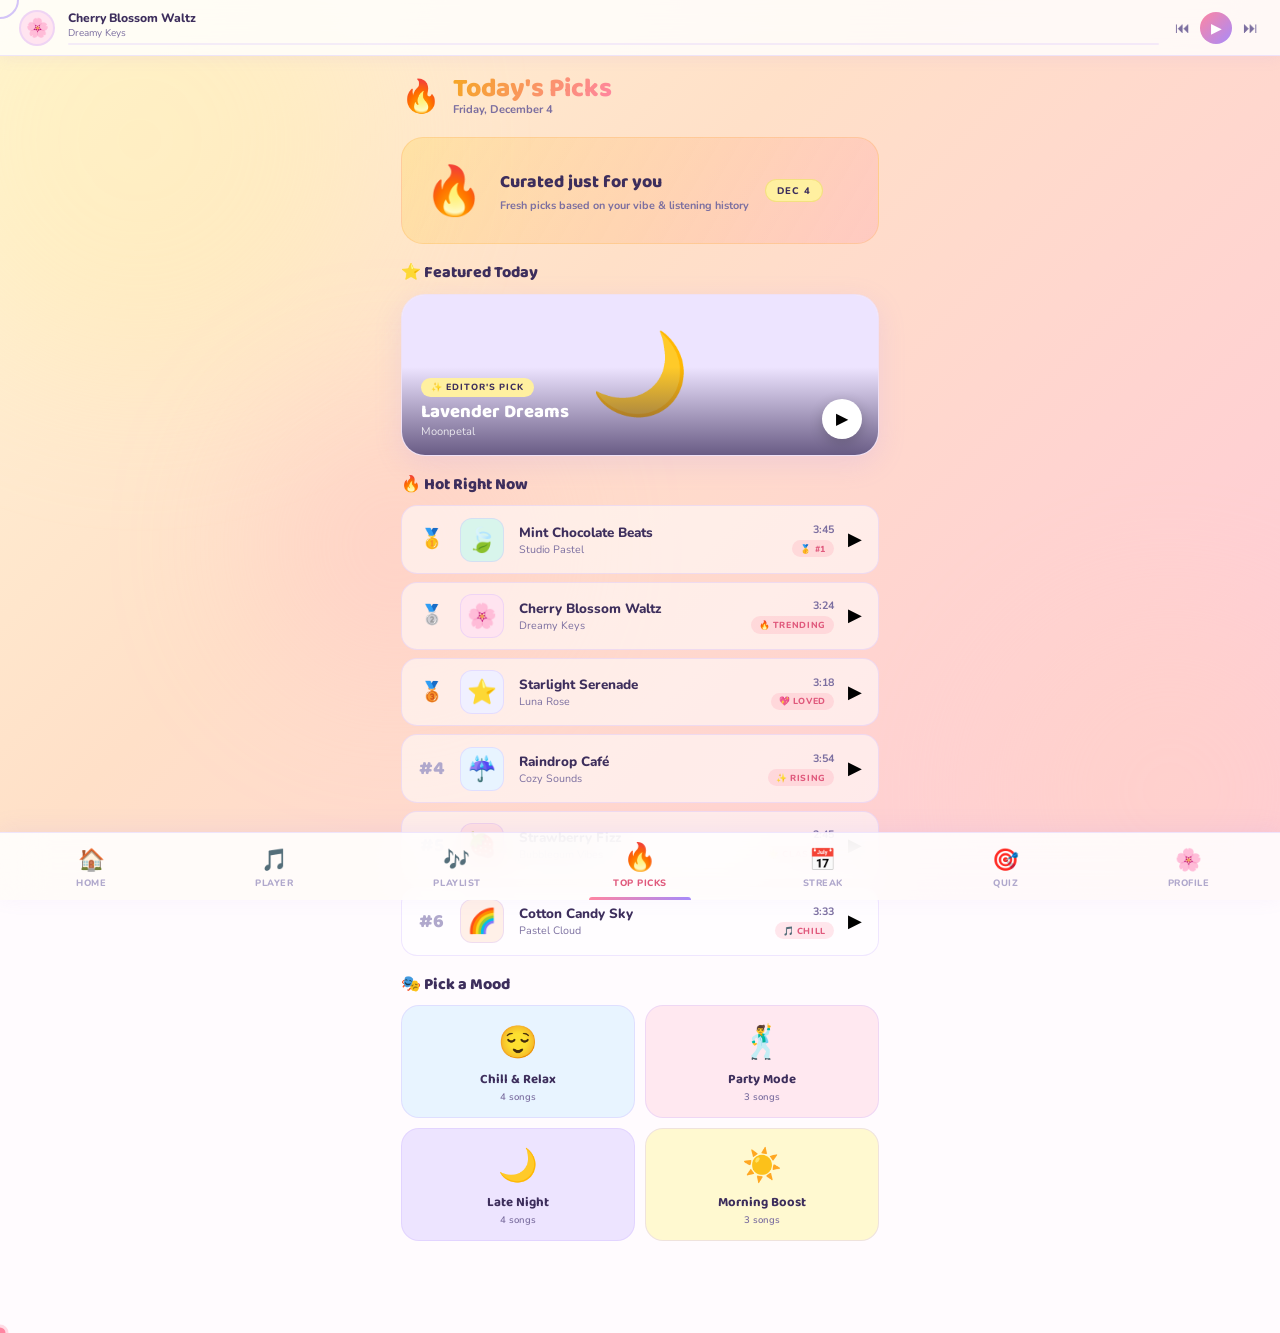
<file: melody/picks.html>
<!DOCTYPE html>
<html lang="en">
<head>
<meta charset="UTF-8"><meta name="viewport" content="width=device-width,initial-scale=1">
<title>🔥 Top Picks — Melody</title>
<link rel="stylesheet" href="shared.css">
<style>
:root{--page-bg:linear-gradient(135deg,#fff5d6 0%,#ffe0c8 40%,#ffc8d8 100%);}
.hero-banner{padding:1.2rem 1.4rem;background:linear-gradient(120deg,rgba(255,210,80,.3),rgba(255,133,161,.2));border:1.5px solid rgba(255,180,80,.3);border-radius:22px;display:flex;align-items:center;gap:1rem;}
.hb-icon{font-size:3rem;animation:fireBounce 1s ease-in-out infinite alternate;}
@keyframes fireBounce{from{transform:scale(1);}to{transform:scale(1.1)translateY(-4px);}}
.hb-info .hb-title{font-family:'Baloo 2',cursive;font-size:1.1rem;font-weight:800;color:var(--ink);}
.hb-info .hb-sub{font-size:.68rem;color:var(--soft);font-weight:700;margin-top:.1rem;}
.hb-date{font-size:.6rem;font-weight:800;letter-spacing:.1em;text-transform:uppercase;padding:.25rem .7rem;border-radius:99px;background:var(--yellow);color:var(--ink);border:1px solid rgba(200,160,0,.2);}

.section-title{font-family:'Baloo 2',cursive;font-size:1rem;font-weight:800;color:var(--ink);margin-bottom:.55rem;display:flex;align-items:center;gap:.4rem;}

/* Featured card */
.feat-card{border-radius:24px;overflow:hidden;position:relative;cursor:none;transition:transform .3s var(--bounce),box-shadow .3s;box-shadow:0 8px 28px var(--shadow);}
.feat-card:hover{transform:translateY(-5px);box-shadow:0 16px 40px rgba(167,139,250,.25);}
.feat-img{width:100%;height:160px;display:flex;align-items:center;justify-content:center;font-size:5rem;position:relative;}
.feat-overlay{position:absolute;inset:0;background:linear-gradient(to top,rgba(61,46,92,.75) 0%,transparent 55%);}
.feat-info{position:absolute;bottom:0;left:0;right:0;padding:1rem 1.2rem;}
.feat-tag{display:inline-block;font-size:.56rem;font-weight:800;letter-spacing:.1em;text-transform:uppercase;padding:.2rem .6rem;border-radius:99px;background:var(--yellow);color:var(--ink);margin-bottom:.3rem;}
.feat-title{font-family:'Baloo 2',cursive;font-size:1.15rem;font-weight:800;color:white;line-height:1.2;}
.feat-artist{font-size:.7rem;color:rgba(255,255,255,.8);}
.feat-play{position:absolute;bottom:1rem;right:1rem;width:40px;height:40px;border-radius:50%;background:white;border:none;display:flex;align-items:center;justify-content:center;font-size:1rem;cursor:none;box-shadow:0 4px 14px rgba(0,0,0,.2);transition:transform .25s var(--bounce);}
.feat-play:hover{transform:scale(1.15);}

/* Picks list */
.picks-list{display:flex;flex-direction:column;gap:.5rem;}
.pick-item{display:flex;align-items:center;gap:.9rem;padding:.7rem 1rem;border-radius:16px;cursor:none;background:rgba(255,255,255,.55);border:1.5px solid var(--border);transition:all .25s var(--bounce);position:relative;}
.pick-item:hover{background:rgba(255,255,255,.85);transform:translateX(4px);}
.pick-rank{font-family:'Baloo 2',cursive;font-size:1.2rem;font-weight:800;width:28px;text-align:center;flex-shrink:0;color:var(--softer);}
.pick-rank.g{color:#f5a623;} .pick-rank.s{color:#9e9e9e;} .pick-rank.b{color:#cd7f32;}
.pick-art{width:44px;height:44px;border-radius:12px;display:flex;align-items:center;justify-content:center;font-size:1.5rem;flex-shrink:0;border:1.5px solid var(--border);}
.pick-info{flex:1;min-width:0;}
.pick-title{font-size:.84rem;font-weight:800;color:var(--ink);white-space:nowrap;overflow:hidden;text-overflow:ellipsis;}
.pick-artist{font-size:.67rem;color:var(--soft);}
.pick-meta{display:flex;flex-direction:column;align-items:flex-end;gap:.2rem;flex-shrink:0;}
.pick-dur{font-size:.67rem;color:var(--soft);font-weight:700;}
.pick-hot{font-size:.55rem;font-weight:800;letter-spacing:.07em;text-transform:uppercase;padding:.16rem .5rem;border-radius:99px;background:rgba(255,133,161,.2);color:var(--pink-dd);}
.play-mini{background:none;border:none;cursor:none;font-size:1.1rem;transition:transform .2s var(--bounce);}
.play-mini:hover{transform:scale(1.25);}

/* Mood section */
.mood-grid{display:grid;grid-template-columns:repeat(2,1fr);gap:.65rem;}
.mood-card{padding:.9rem;border-radius:18px;cursor:none;border:1.5px solid var(--border);transition:all .3s var(--bounce);text-align:center;background:rgba(255,255,255,.45);}
.mood-card:hover{transform:translateY(-4px);background:rgba(255,255,255,.78);box-shadow:0 8px 24px var(--shadow);}
.mood-emoji{font-size:2rem;display:block;margin-bottom:.3rem;}
.mood-name{font-family:'Baloo 2',cursive;font-size:.82rem;font-weight:700;color:var(--ink);}
.mood-count{font-size:.6rem;color:var(--soft);font-weight:600;}
</style>
</head>
<body>
<div class="bg-wrap" style="--blob1:var(--yellow);--blob2:var(--peach);--blob3:var(--pink)"><div class="blob b1"></div><div class="blob b2"></div><div class="blob b3"></div></div>
<div class="page-shell">
  <div class="ph">
    <div class="ph-icon">🔥</div>
    <div>
      <h1 style="--g1:#f5a623;--g2:var(--pink-d)">Today's Picks</h1>
      <div class="sub" id="todayDate"></div>
    </div>
  </div>

  <div class="hero-banner">
    <div class="hb-icon">🔥</div>
    <div class="hb-info flex:1">
      <div class="hb-title">Curated just for you</div>
      <div class="hb-sub">Fresh picks based on your vibe & listening history</div>
    </div>
    <div class="hb-date" id="hbDate"></div>
  </div>

  <!-- Featured -->
  <div>
    <div class="section-title">⭐ Featured Today</div>
    <div class="feat-card card" id="featCard" onclick="playFeat()">
      <div class="feat-img" id="featImg"></div>
      <div class="feat-overlay"></div>
      <div class="feat-info">
        <div class="feat-tag">✨ EDITOR'S PICK</div>
        <div class="feat-title" id="featTitle"></div>
        <div class="feat-artist" id="featArtist"></div>
      </div>
      <button class="feat-play" id="featPlayBtn">▶</button>
    </div>
  </div>

  <!-- Hot list -->
  <div>
    <div class="section-title">🔥 Hot Right Now</div>
    <div class="picks-list" id="hotList"></div>
  </div>

  <!-- Mood stations -->
  <div>
    <div class="section-title">🎭 Pick a Mood</div>
    <div class="mood-grid" id="moodGrid"></div>
  </div>

</div>
<script src="shared.js"></script>
<script>
setupCursor();
buildMiniBar('picks');

const today = new Date();
const dateStr = today.toLocaleDateString('en-US',{weekday:'long',month:'long',day:'numeric'});
document.getElementById('todayDate').textContent = dateStr;
document.getElementById('hbDate').textContent = today.toLocaleDateString('en-US',{month:'short',day:'numeric'});

// Seed randomness by day so picks feel "daily" but consistent
const daySeed = today.getFullYear()*1000 + today.getMonth()*100 + today.getDate();
function seededShuffle(arr, seed) {
  const a=[...arr]; let s=seed;
  for(let i=a.length-1;i>0;i--){ s=(s*1664525+1013904223)&0xffffffff; const j=Math.abs(s)%(i+1); [a[i],a[j]]=[a[j],a[i]]; }
  return a;
}
const todayTracks = seededShuffle(TRACKS.map((t,i)=>({...t,i})), daySeed);
const featured = todayTracks[0];
const hotList = todayTracks.slice(1, 7);

// Featured
document.getElementById('featImg').textContent = featured.emoji;
document.getElementById('featImg').style.background = featured.color;
document.getElementById('featTitle').textContent = featured.title;
document.getElementById('featArtist').textContent = featured.artist;

function playFeat() {
  setState({curIdx:featured.i, progress:0});
  showToast('▶ Playing: '+featured.title);
  window.location.href='player.html';
}

// Hot list
const ranks=['g','s','b','','','',''];
const hotLabels=['🥇 #1','🔥 Trending','💖 Loved','✨ Rising','🌟 Classic','🎵 Chill'];
const container = document.getElementById('hotList');
hotList.forEach((t, i) => {
  const el=document.createElement('div'); el.className='pick-item';
  el.innerHTML=`
    <div class="pick-rank ${ranks[i]||''}">${i===0?'🥇':i===1?'🥈':i===2?'🥉':'#'+(i+1)}</div>
    <div class="pick-art" style="background:${t.color}">${t.emoji}</div>
    <div class="pick-info"><div class="pick-title">${t.title}</div><div class="pick-artist">${t.artist}</div></div>
    <div class="pick-meta"><div class="pick-dur">${t.durStr}</div><div class="pick-hot">${hotLabels[i]||'🎵 Pick'}</div></div>
    <button class="play-mini" onclick="playPick(event,${t.i})">▶</button>
  `;
  container.appendChild(el);
});

function playPick(e, idx) {
  e.stopPropagation();
  spawnFloat(e,'🎵');
  setState({curIdx:idx, progress:0});
  showToast('▶ Playing: '+TRACKS[idx].title);
  setTimeout(()=>window.location.href='player.html',600);
}

// Mood stations
const moods=[
  {emoji:'😌',name:'Chill & Relax',genres:['Lo-fi','Ambient','Chillhop'],color:'#e8f4ff'},
  {emoji:'🕺',name:'Party Mode',genres:['Pop','Dance','Dream-pop'],color:'#ffe8f0'},
  {emoji:'🌙',name:'Late Night',genres:['Ambient','Lo-fi','Jazz'],color:'#ede4ff'},
  {emoji:'☀️',name:'Morning Boost',genres:['Indie','Indie-pop','Pop'],color:'#fff9d0'},
];
const mg=document.getElementById('moodGrid');
moods.forEach(m=>{
  const tracks=TRACKS.filter(t=>m.genres.includes(t.genre));
  const el=document.createElement('div'); el.className='mood-card';
  el.style.background=m.color;
  el.innerHTML=`<span class="mood-emoji">${m.emoji}</span><div class="mood-name">${m.name}</div><div class="mood-count">${tracks.length} songs</div>`;
  el.onclick=()=>{
    if(tracks.length){ setState({curIdx:TRACKS.indexOf(tracks[0]),progress:0}); showToast(m.emoji+' '+m.name+' mode!'); window.location.href='player.html'; }
  };
  mg.appendChild(el);
});
</script>
</body>
</html>
</file>
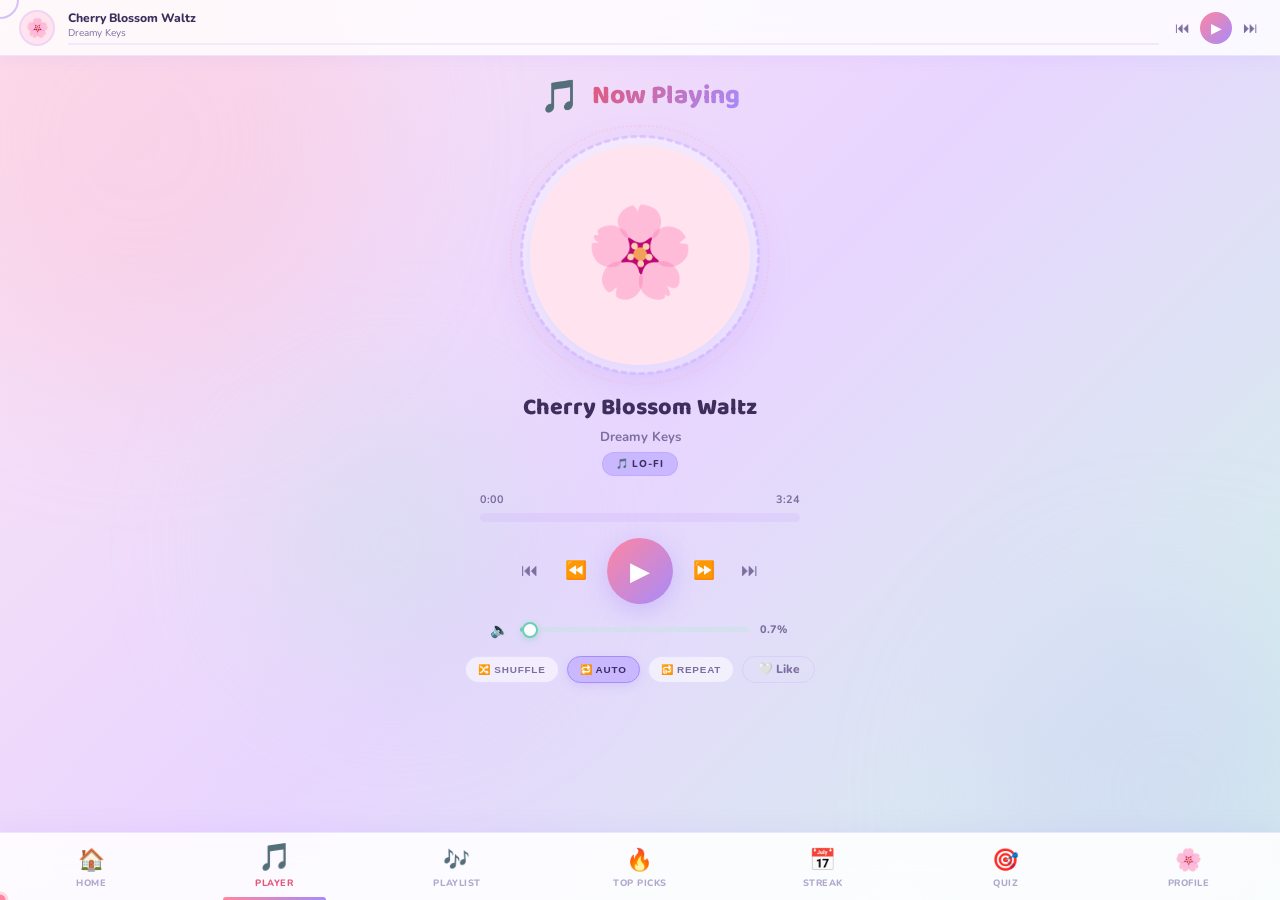
<file: melody/player.html>
<!DOCTYPE html>
<html lang="en">
<head>
<meta charset="UTF-8"><meta name="viewport" content="width=device-width,initial-scale=1">
<title>🎵 Player — Melody</title>
<link rel="stylesheet" href="shared.css">
<style>
:root{--page-bg:linear-gradient(135deg,#fce4f3 0%,#e8d5ff 50%,#d0f4e8 100%);}
.page-shell{align-items:center;}

/* Art */
.art-wrap{position:relative;width:220px;height:220px;margin:.5rem auto;}
.art-ring{position:absolute;inset:-10px;border-radius:50%;border:3px dashed rgba(199,168,255,.45);animation:spinRing 14s linear infinite;animation-play-state:paused;}
.art-ring.sp{animation-play-state:running;}
.art-ring2{position:absolute;inset:-20px;border-radius:50%;border:2px dotted rgba(255,179,198,.3);animation:spinRing 22s linear infinite reverse;animation-play-state:paused;}
.art-ring2.sp{animation-play-state:running;}
@keyframes spinRing{to{transform:rotate(360deg);}}
.art-circle{
  width:220px;height:220px;border-radius:50%;
  display:flex;flex-direction:column;align-items:center;justify-content:center;
  font-size:5.5rem;background:var(--yellow);
  box-shadow:0 12px 40px rgba(167,139,250,.28),0 0 0 8px rgba(255,255,255,.55);
  transition:background .6s;cursor:none;
  animation:artIdle 4s ease-in-out infinite;animation-play-state:paused;
}
.art-circle.sp{animation-play-state:running;}
@keyframes artIdle{0%,100%{transform:scale(1);}50%{transform:scale(1.04);}}
.art-emoji{font-size:5.5rem;animation:emojiDance 3s ease-in-out infinite;animation-play-state:paused;user-select:none;}
.art-circle.sp .art-emoji{animation-play-state:running;}
@keyframes emojiDance{0%,100%{transform:translateY(0)rotate(-6deg);}50%{transform:translateY(-9px)rotate(6deg);}}
.vis-row{display:flex;gap:3px;align-items:flex-end;opacity:0;transition:opacity .4s;margin-top:4px;}
.art-circle.sp .vis-row{opacity:1;}
.vb{width:4px;border-radius:4px;background:rgba(255,255,255,.8);animation:vbA .55s ease-in-out infinite alternate;}
.vb:nth-child(1){animation-duration:.5s;} .vb:nth-child(2){animation-duration:.7s;animation-delay:.1s;}
.vb:nth-child(3){animation-duration:.45s;animation-delay:.2s;} .vb:nth-child(4){animation-duration:.65s;animation-delay:.05s;}
.vb:nth-child(5){animation-duration:.55s;animation-delay:.15s;}
@keyframes vbA{from{height:3px;}to{height:20px;}}

/* Info */
.song-info{text-align:center;width:100%;max-width:320px;}
.song-title{font-family:'Baloo 2',cursive;font-size:1.45rem;font-weight:800;color:var(--ink);white-space:nowrap;overflow:hidden;text-overflow:ellipsis;}
.song-artist{font-size:.82rem;color:var(--soft);font-weight:700;margin-top:.1rem;}
.genre-pill{display:inline-block;margin-top:.4rem;font-size:.62rem;font-weight:800;letter-spacing:.1em;text-transform:uppercase;padding:.24rem .8rem;border-radius:99px;background:var(--lav);color:var(--ink);border:1px solid rgba(167,139,250,.3);}

/* Progress */
.prog-wrap{width:100%;max-width:320px;display:flex;flex-direction:column;gap:.35rem;}
.time-row{display:flex;justify-content:space-between;font-size:.68rem;color:var(--soft);font-weight:700;}
.prog-track{width:100%;height:9px;background:rgba(199,168,255,.22);border-radius:99px;cursor:none;position:relative;}
.prog-fill{height:100%;background:linear-gradient(90deg,var(--pink-d),var(--lav-d));border-radius:99px;width:0%;transition:width .12s linear;position:relative;}
.prog-fill::after{content:'';position:absolute;right:-6px;top:50%;transform:translateY(-50%);width:16px;height:16px;background:white;border-radius:50%;border:2.5px solid var(--lav-d);box-shadow:0 2px 8px rgba(167,139,250,.4);opacity:0;transition:opacity .2s;}
.prog-track:hover .prog-fill::after{opacity:1;}

/* Controls */
.controls{display:flex;align-items:center;gap:.9rem;}
.c-btn{background:none;border:none;cursor:none;color:var(--soft);font-size:1.1rem;padding:.35rem;transition:transform .25s var(--bounce),color .2s;}
.c-btn:hover{color:var(--ink);transform:scale(1.25);}
.c-btn.lit{color:var(--pink-d);}
.play-btn{width:66px;height:66px;background:linear-gradient(135deg,var(--pink-d),var(--lav-d));border:none;border-radius:50%;display:flex;align-items:center;justify-content:center;font-size:1.6rem;color:white;cursor:none;box-shadow:0 6px 24px rgba(167,139,250,.4);transition:transform .25s var(--bounce),box-shadow .25s;}
.play-btn:hover{transform:scale(1.1);}
.play-btn:active{transform:scale(.9);}
.play-btn.sp{animation:playPulse 2s ease-in-out infinite;}
@keyframes playPulse{0%,100%{box-shadow:0 6px 24px rgba(167,139,250,.4),0 0 0 0 rgba(255,133,161,.35);}50%{box-shadow:0 6px 24px rgba(167,139,250,.4),0 0 0 14px rgba(255,133,161,0);}}

/* Volume */
.vol-row{display:flex;align-items:center;gap:.7rem;width:100%;max-width:300px;}
.vol-icon{font-size:.95rem;cursor:none;color:var(--soft);}
input.vol-sl{flex:1;-webkit-appearance:none;appearance:none;height:5px;background:linear-gradient(90deg,var(--mint-d) var(--vp,70%),rgba(181,234,215,.3) var(--vp,70%));border-radius:99px;outline:none;cursor:none;transition:height .2s;}
input.vol-sl:hover{height:8px;}
input.vol-sl::-webkit-slider-thumb{-webkit-appearance:none;width:16px;height:16px;border-radius:50%;background:white;border:2.5px solid var(--mint-d);box-shadow:0 2px 6px rgba(107,207,181,.4);cursor:none;}
.vol-val{font-size:.68rem;font-weight:800;color:var(--soft);min-width:30px;}

/* Toggles */
.tog-row{display:flex;gap:.5rem;justify-content:center;flex-wrap:wrap;}

/* Like btn */
.like-btn{background:none;border:1.5px solid var(--border);border-radius:99px;padding:.3rem .9rem;font-size:.75rem;cursor:none;color:var(--soft);font-family:'Nunito',sans-serif;font-weight:800;transition:all .25s var(--bounce);}
.like-btn:hover{background:rgba(255,133,161,.1);border-color:var(--pink-d);color:var(--pink-dd);}
.like-btn.liked{background:var(--pink);border-color:var(--pink-d);color:var(--pink-dd);}
</style>
</head>
<body>
<div class="bg-wrap"><div class="blob b1"></div><div class="blob b2"></div><div class="blob b3"></div></div>

<div class="page-shell">
  <div class="ph">
    <div class="ph-icon">🎵</div>
    <div><h1 style="--g1:var(--pink-dd);--g2:var(--lav-d)">Now Playing</h1></div>
  </div>

  <!-- Album art -->
  <div class="art-wrap">
    <div class="art-ring" id="artRing"></div>
    <div class="art-ring2" id="artRing2"></div>
    <div class="art-circle" id="artCircle" onclick="tapArt(event)">
      <div class="art-emoji" id="artEmoji">🎵</div>
      <div class="vis-row">
        <div class="vb"></div><div class="vb"></div><div class="vb"></div>
        <div class="vb"></div><div class="vb"></div>
      </div>
    </div>
  </div>

  <!-- Song info -->
  <div class="song-info">
    <div class="song-title" id="songTitle">Choose a Song</div>
    <div class="song-artist" id="songArtist">Open Playlist to browse</div>
    <span class="genre-pill" id="genrePill">🎵 Melody</span>
  </div>

  <!-- Progress -->
  <div class="prog-wrap">
    <div class="time-row"><span id="tCur">0:00</span><span id="tTot">0:00</span></div>
    <div class="prog-track" id="progTrack">
      <div class="prog-fill" id="progFill"></div>
    </div>
  </div>

  <!-- Controls -->
  <div class="controls">
    <button class="c-btn" onclick="prevTrack()">⏮</button>
    <button class="c-btn" onclick="seekBack()">⏪</button>
    <button class="play-btn" id="playBtn" onclick="playerToggle(event)">▶</button>
    <button class="c-btn" onclick="seekFwd()">⏩</button>
    <button class="c-btn" onclick="nextTrack()">⏭</button>
  </div>

  <!-- Volume -->
  <div class="vol-row">
    <span class="vol-icon" id="volIcon">🔊</span>
    <input type="range" class="vol-sl" id="volSl" min="0" max="100" value="70" oninput="setVol(this.value)">
    <span class="vol-val" id="volVal">70%</span>
  </div>

  <!-- Toggles -->
  <div class="tog-row">
    <button class="pill" id="togShuffle" onclick="toggleShuffle()">🔀 Shuffle</button>
    <button class="pill on" id="togAuto" onclick="toggleAutoplay()">🔁 Auto</button>
    <button class="pill" id="togRepeat" onclick="toggleRepeat()">🔂 Repeat</button>
    <button class="like-btn" id="likeBtn" onclick="toggleLike(event)">🤍 Like</button>
  </div>
</div>

<script src="shared.js"></script>
<script>
setupCursor();
buildMiniBar('player');

let simInterval2 = null, simTime2 = 0, muted = false;

function loadUI() {
  const s = getState();
  const t = TRACKS[s.curIdx];
  document.getElementById('songTitle').textContent = t.title;
  document.getElementById('songArtist').textContent = t.artist;
  document.getElementById('genrePill').textContent = '🎵 ' + t.genre;
  document.getElementById('artEmoji').textContent = t.emoji;
  document.getElementById('artCircle').style.background = t.color;
  document.getElementById('progFill').style.width = s.progress + '%';
  const elapsed = Math.floor((s.progress/100)*t.dur);
  document.getElementById('tCur').textContent = fmtTime(elapsed);
  document.getElementById('tTot').textContent = t.durStr;
  document.getElementById('volSl').value = s.volume || 70;
  setVol(s.volume || 70, false);
  document.getElementById('togShuffle').classList.toggle('on', s.shuffle);
  document.getElementById('togAuto').classList.toggle('on', s.autoplay !== false);
  document.getElementById('togRepeat').classList.toggle('on', s.repeat);
  const liked = (s.likedSongs||[]).includes(s.curIdx);
  document.getElementById('likeBtn').classList.toggle('liked', liked);
  document.getElementById('likeBtn').textContent = liked ? '❤️ Liked' : '🤍 Like';
  setPlayState(s.playing);
}
function setPlayState(on) {
  document.getElementById('playBtn').textContent = on ? '⏸' : '▶';
  document.getElementById('playBtn').classList.toggle('sp', on);
  document.getElementById('artCircle').classList.toggle('sp', on);
  document.getElementById('artRing').classList.toggle('sp', on);
  document.getElementById('artRing2').classList.toggle('sp', on);
}

function playerToggle(e) {
  spawnFloat(e, '🎵');
  const s = getState();
  if (s.playing) { stopP(); setState({playing:false}); setPlayState(false); }
  else { startP(); }
}
function startP() {
  const s = getState();
  simTime2 = Math.floor((s.progress/100)*TRACKS[s.curIdx].dur);
  setState({playing:true});
  setPlayState(true);
  addPoints(5, '▶ Song started! +5');
  const st = getState();
  const ph = st.playHistory||[];
  if(!ph.includes(st.curIdx)) ph.push(st.curIdx);
  setState({songsPlayed:(st.songsPlayed||0)+1, playHistory:ph});
  clearInterval(simInterval2);
  simInterval2 = setInterval(() => {
    const st = getState();
    if (!st.playing) { clearInterval(simInterval2); return; }
    simTime2++;
    const t = TRACKS[st.curIdx];
    const pct = (simTime2 / t.dur) * 100;
    setState({ progress: pct, minutesListened: (st.minutesListened||0) + 1/60 });
    document.getElementById('progFill').style.width = pct + '%';
    document.getElementById('miniProg').style.width = pct + '%';
    document.getElementById('tCur').textContent = fmtTime(simTime2);
    addPoints(1);
    if (pct >= 100) {
      clearInterval(simInterval2);
      if (st.repeat) { setState({progress:0}); simTime2=0; startP(); }
      else if (st.autoplay !== false) nextTrack();
      else { setState({playing:false}); setPlayState(false); }
    }
  }, 1000);
}
function stopP() { clearInterval(simInterval2); }

document.getElementById('progTrack').addEventListener('click', function(e) {
  const pct = (e.clientX - this.getBoundingClientRect().left) / this.offsetWidth * 100;
  simTime2 = Math.floor((pct/100)*TRACKS[getState().curIdx].dur);
  setState({progress:pct});
  document.getElementById('progFill').style.width = pct+'%';
  document.getElementById('tCur').textContent = fmtTime(simTime2);
});

function seekFwd() { simTime2 = Math.min(TRACKS[getState().curIdx].dur, simTime2+10); const pct=(simTime2/TRACKS[getState().curIdx].dur)*100; setState({progress:pct}); document.getElementById('progFill').style.width=pct+'%'; }
function seekBack() { simTime2 = Math.max(0, simTime2-10); const pct=(simTime2/TRACKS[getState().curIdx].dur)*100; setState({progress:pct}); document.getElementById('progFill').style.width=pct+'%'; }

function nextTrack() {
  stopP();
  const s = getState();
  const idx = s.shuffle ? Math.floor(Math.random()*TRACKS.length) : (s.curIdx+1)%TRACKS.length;
  setState({curIdx:idx,progress:0,playing:false});
  loadUI(); startP();
}
function prevTrack() {
  stopP();
  const s = getState();
  setState({curIdx:(s.curIdx-1+TRACKS.length)%TRACKS.length,progress:0,playing:false});
  loadUI(); startP();
}
function setVol(v, save=true) {
  document.getElementById('volVal').textContent = v + '%';
  document.getElementById('volSl').style.setProperty('--vp', v+'%');
  const icons = ['🔇','🔈','🔉','🔊'];
  document.getElementById('volIcon').textContent = v==0?icons[0]:v<35?icons[1]:v<70?icons[2]:icons[3];
  if(save) setState({volume:parseInt(v)});
}
function toggleShuffle() { const s=getState(); const v=!s.shuffle; setState({shuffle:v,shuffleUses:(s.shuffleUses||0)+(v?1:0)}); document.getElementById('togShuffle').classList.toggle('on',v); showToast(v?'🔀 Shuffle ON':'🔀 Shuffle OFF'); checkBadges(); }
function toggleAutoplay() { const s=getState(); const v=!(s.autoplay!==false); setState({autoplay:v}); document.getElementById('togAuto').classList.toggle('on',v); showToast(v?'🔁 Autoplay ON':'🔁 Autoplay OFF'); }
function toggleRepeat() { const s=getState(); const v=!s.repeat; setState({repeat:v}); document.getElementById('togRepeat').classList.toggle('on',v); showToast(v?'🔂 Repeat ON':'🔂 Repeat OFF'); }
function toggleLike(e) {
  spawnFloat(e,'❤️');
  const s=getState(); const liked=s.likedSongs||[];
  const idx=liked.indexOf(s.curIdx);
  if(idx>=0) liked.splice(idx,1); else liked.push(s.curIdx);
  setState({likedSongs:liked});
  const isLiked=liked.includes(s.curIdx);
  document.getElementById('likeBtn').classList.toggle('liked',isLiked);
  document.getElementById('likeBtn').textContent=isLiked?'❤️ Liked':'🤍 Like';
  showToast(isLiked?'❤️ Added to liked!':'💔 Removed from liked');
  checkBadges();
}
function tapArt(e) {
  const s=getState(); setState({artTaps:(s.artTaps||0)+1});
  spawnFloat(e,['✨','💖','🌸','⭐'][Math.floor(Math.random()*4)]);
  addPoints(2);
  document.getElementById('artCircle').style.transform='scale(.88)';
  setTimeout(()=>document.getElementById('artCircle').style.transform='',200);
  checkBadges();
}

loadUI();
// Re-sync mini bar progress
setInterval(()=>{ const p=document.getElementById('miniProg'); if(p) p.style.width=getState().progress+'%'; },1000);
</script>
</body>
</html>
</file>
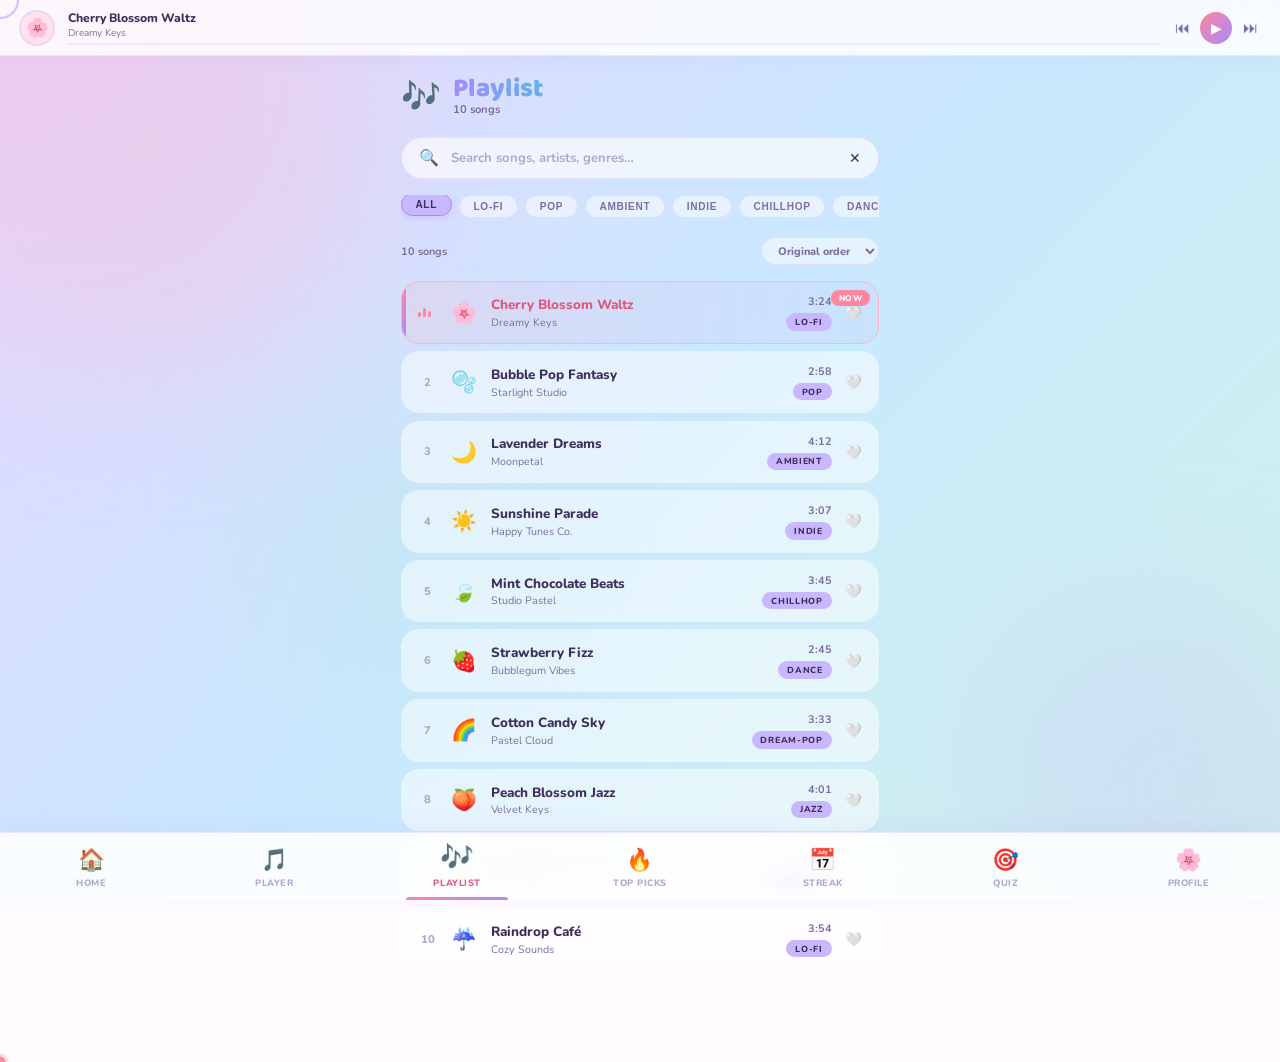
<file: melody/playlist.html>
<!DOCTYPE html>
<html lang="en">
<head>
<meta charset="UTF-8"><meta name="viewport" content="width=device-width,initial-scale=1">
<title>🎶 Playlist — Melody</title>
<link rel="stylesheet" href="shared.css">
<style>
:root{--page-bg:linear-gradient(135deg,#e8d5ff 0%,#c9e8ff 50%,#d0f4e8 100%);}
.search-bar{display:flex;align-items:center;gap:.7rem;background:rgba(255,255,255,.65);border:1.5px solid var(--border);border-radius:99px;padding:.55rem 1.1rem;backdrop-filter:blur(12px);}
.search-bar input{flex:1;border:none;background:none;font-family:'Nunito',sans-serif;font-size:.82rem;font-weight:700;color:var(--ink);outline:none;}
.search-bar input::placeholder{color:var(--softer);}
.genre-filters{display:flex;gap:.45rem;overflow-x:auto;scrollbar-width:none;padding-bottom:.2rem;}
.genre-filters::-webkit-scrollbar{display:none;}
.gf{font-size:.63rem;font-weight:800;letter-spacing:.07em;text-transform:uppercase;padding:.3rem .85rem;border-radius:99px;border:1.5px solid var(--border);background:rgba(255,255,255,.5);color:var(--soft);cursor:none;white-space:nowrap;transition:all .25s var(--bounce);}
.gf:hover{transform:translateY(-2px);background:white;}
.gf.active{background:var(--lav);color:var(--ink);border-color:var(--lav-d);transform:translateY(-2px);box-shadow:0 3px 10px rgba(167,139,250,.25);}

.pl-list{display:flex;flex-direction:column;gap:.45rem;}
.pl-item{display:flex;align-items:center;gap:.85rem;padding:.75rem 1rem;border-radius:18px;cursor:none;border:1.5px solid transparent;background:rgba(255,255,255,.5);transition:all .25s var(--bounce);position:relative;overflow:hidden;}
.pl-item::before{content:'';position:absolute;left:0;top:0;bottom:0;width:4px;border-radius:0 4px 4px 0;background:linear-gradient(var(--pink-d),var(--lav-d));transform:scaleY(0);transition:transform .3s var(--bounce);}
.pl-item:hover{background:rgba(255,255,255,.82);border-color:var(--border);transform:translateX(5px);}
.pl-item:hover::before,.pl-item.active::before{transform:scaleY(1);}
.pl-item.active{background:linear-gradient(90deg,rgba(255,179,198,.18),rgba(201,184,255,.12));border-color:var(--pink);}
.pl-num{font-size:.7rem;font-weight:800;color:var(--softer);width:20px;text-align:center;flex-shrink:0;}
.pl-item.active .pl-num{display:none;}
.wv-d{display:none;gap:2px;align-items:flex-end;width:20px;flex-shrink:0;}
.pl-item.active .wv-d{display:flex;}
.wvv{width:3px;background:var(--pink-d);border-radius:3px;animation:wvvA .5s ease-in-out infinite alternate;}
.wvv:nth-child(1){height:5px;} .wvv:nth-child(2){height:9px;animation-delay:.15s;} .wvv:nth-child(3){height:6px;animation-delay:.08s;}
@keyframes wvvA{from{height:2px;}to{height:11px;}}
.pl-emoji{font-size:1.3rem;flex-shrink:0;}
.pl-info{flex:1;min-width:0;}
.pl-name{font-size:.84rem;font-weight:800;color:var(--ink);white-space:nowrap;overflow:hidden;text-overflow:ellipsis;}
.pl-artist{font-size:.67rem;color:var(--soft);margin-top:.05rem;}
.pl-item.active .pl-name{color:var(--pink-dd);}
.pl-right{display:flex;flex-direction:column;align-items:flex-end;gap:.25rem;flex-shrink:0;}
.pl-dur{font-size:.68rem;color:var(--soft);font-weight:700;}
.pl-genre{font-size:.55rem;font-weight:800;letter-spacing:.08em;text-transform:uppercase;padding:.17rem .55rem;border-radius:99px;background:var(--lav);color:var(--ink);}
.pl-like{font-size:.85rem;cursor:none;background:none;border:none;transition:transform .2s var(--bounce);}
.pl-like:hover{transform:scale(1.3);}
.now-pip{position:absolute;top:8px;right:8px;font-size:.52rem;font-weight:800;letter-spacing:.08em;text-transform:uppercase;padding:.15rem .48rem;border-radius:99px;background:var(--pink-d);color:white;animation:pip 2s ease-in-out infinite;}
@keyframes pip{0%,100%{opacity:1;}50%{opacity:.3;}}
.empty-msg{text-align:center;padding:2.5rem 1rem;color:var(--softer);font-size:.82rem;font-weight:700;}
.count-bar{display:flex;justify-content:space-between;align-items:center;}
.sort-sel{font-family:'Nunito',sans-serif;font-size:.68rem;font-weight:800;color:var(--soft);border:1.5px solid var(--border);background:rgba(255,255,255,.5);border-radius:99px;padding:.3rem .75rem;cursor:none;outline:none;backdrop-filter:blur(8px);}
</style>
</head>
<body>
<div class="bg-wrap"><div class="blob b1"></div><div class="blob b2"></div><div class="blob b3"></div></div>
<div class="page-shell">
  <div class="ph">
    <div class="ph-icon">🎶</div>
    <div><h1 style="--g1:var(--lav-d);--g2:var(--sky-d)">Playlist</h1><div class="sub" id="plSub">10 songs</div></div>
  </div>

  <div class="search-bar">
    <span>🔍</span>
    <input type="text" id="searchInput" placeholder="Search songs, artists, genres…" oninput="renderList()">
    <span style="font-size:.9rem;cursor:none" onclick="document.getElementById('searchInput').value='';renderList()">✕</span>
  </div>

  <div class="genre-filters" id="genreFilters"></div>

  <div class="count-bar">
    <span style="font-size:.68rem;font-weight:700;color:var(--soft)" id="countTxt">10 songs</span>
    <select class="sort-sel" id="sortSel" onchange="renderList()">
      <option value="default">Original order</option>
      <option value="az">A → Z</option>
      <option value="dur">Shortest first</option>
      <option value="genre">By genre</option>
    </select>
  </div>

  <div class="pl-list" id="plList"></div>
</div>
<script src="shared.js"></script>
<script>
setupCursor();
buildMiniBar('playlist');

const genres = [...new Set(TRACKS.map(t=>t.genre))];
let activeGenre = 'all';

// Build genre filters
const gf = document.getElementById('genreFilters');
[{label:'All',val:'all'},...genres.map(g=>({label:g,val:g}))].forEach(({label,val})=>{
  const btn=document.createElement('button');
  btn.className='gf'+(val==='all'?' active':'');
  btn.textContent=label;
  btn.onclick=()=>{ activeGenre=val; document.querySelectorAll('.gf').forEach(b=>b.classList.remove('active')); btn.classList.add('active'); renderList(); };
  gf.appendChild(btn);
});

function renderList() {
  const q = document.getElementById('searchInput').value.toLowerCase();
  const sort = document.getElementById('sortSel').value;
  const s = getState();
  let list = TRACKS.map((t,i)=>({...t,i}));
  if (activeGenre !== 'all') list = list.filter(t=>t.genre===activeGenre);
  if (q) list = list.filter(t=>t.title.toLowerCase().includes(q)||t.artist.toLowerCase().includes(q)||t.genre.toLowerCase().includes(q));
  if (sort==='az') list.sort((a,b)=>a.title.localeCompare(b.title));
  else if (sort==='dur') list.sort((a,b)=>a.dur-b.dur);
  else if (sort==='genre') list.sort((a,b)=>a.genre.localeCompare(b.genre));

  const container = document.getElementById('plList');
  container.innerHTML = '';
  document.getElementById('plSub').textContent = list.length + ' song' + (list.length!==1?'s':'');
  document.getElementById('countTxt').textContent = list.length + ' song' + (list.length!==1?'s':'');

  if (!list.length) {
    container.innerHTML = '<div class="empty-msg">🎵 No songs found. Try a different search!</div>';
    return;
  }
  const liked = s.likedSongs||[];
  list.forEach((t, rank) => {
    const el = document.createElement('div');
    el.className = 'pl-item' + (t.i===s.curIdx?' active':'');
    const isLiked = liked.includes(t.i);
    el.innerHTML = `
      <div class="wv-d"><div class="wvv"></div><div class="wvv"></div><div class="wvv"></div></div>
      <div class="pl-num">${rank+1}</div>
      <div class="pl-emoji">${t.emoji}</div>
      <div class="pl-info"><div class="pl-name">${t.title}</div><div class="pl-artist">${t.artist}</div></div>
      <div class="pl-right">
        <div class="pl-dur">${t.durStr}</div>
        <div class="pl-genre">${t.genre}</div>
      </div>
      <button class="pl-like" onclick="toggleLike(event,${t.i})">${isLiked?'❤️':'🤍'}</button>
      ${t.i===s.curIdx?'<div class="now-pip">NOW</div>':''}
    `;
    el.addEventListener('click', e => {
      if(e.target.classList.contains('pl-like')) return;
      setState({curIdx:t.i,progress:0});
      // Navigate to player
      window.location.href='player.html';
    });
    container.appendChild(el);
  });
}

function toggleLike(e, idx) {
  e.stopPropagation();
  spawnFloat(e,'❤️');
  const s=getState(); const liked=s.likedSongs||[];
  const pos=liked.indexOf(idx);
  if(pos>=0) liked.splice(pos,1); else liked.push(idx);
  setState({likedSongs:liked});
  showToast(liked.includes(idx)?'❤️ Liked!':'💔 Removed');
  checkBadges(); renderList();
}

renderList();
</script>
</body>
</html>
</file>
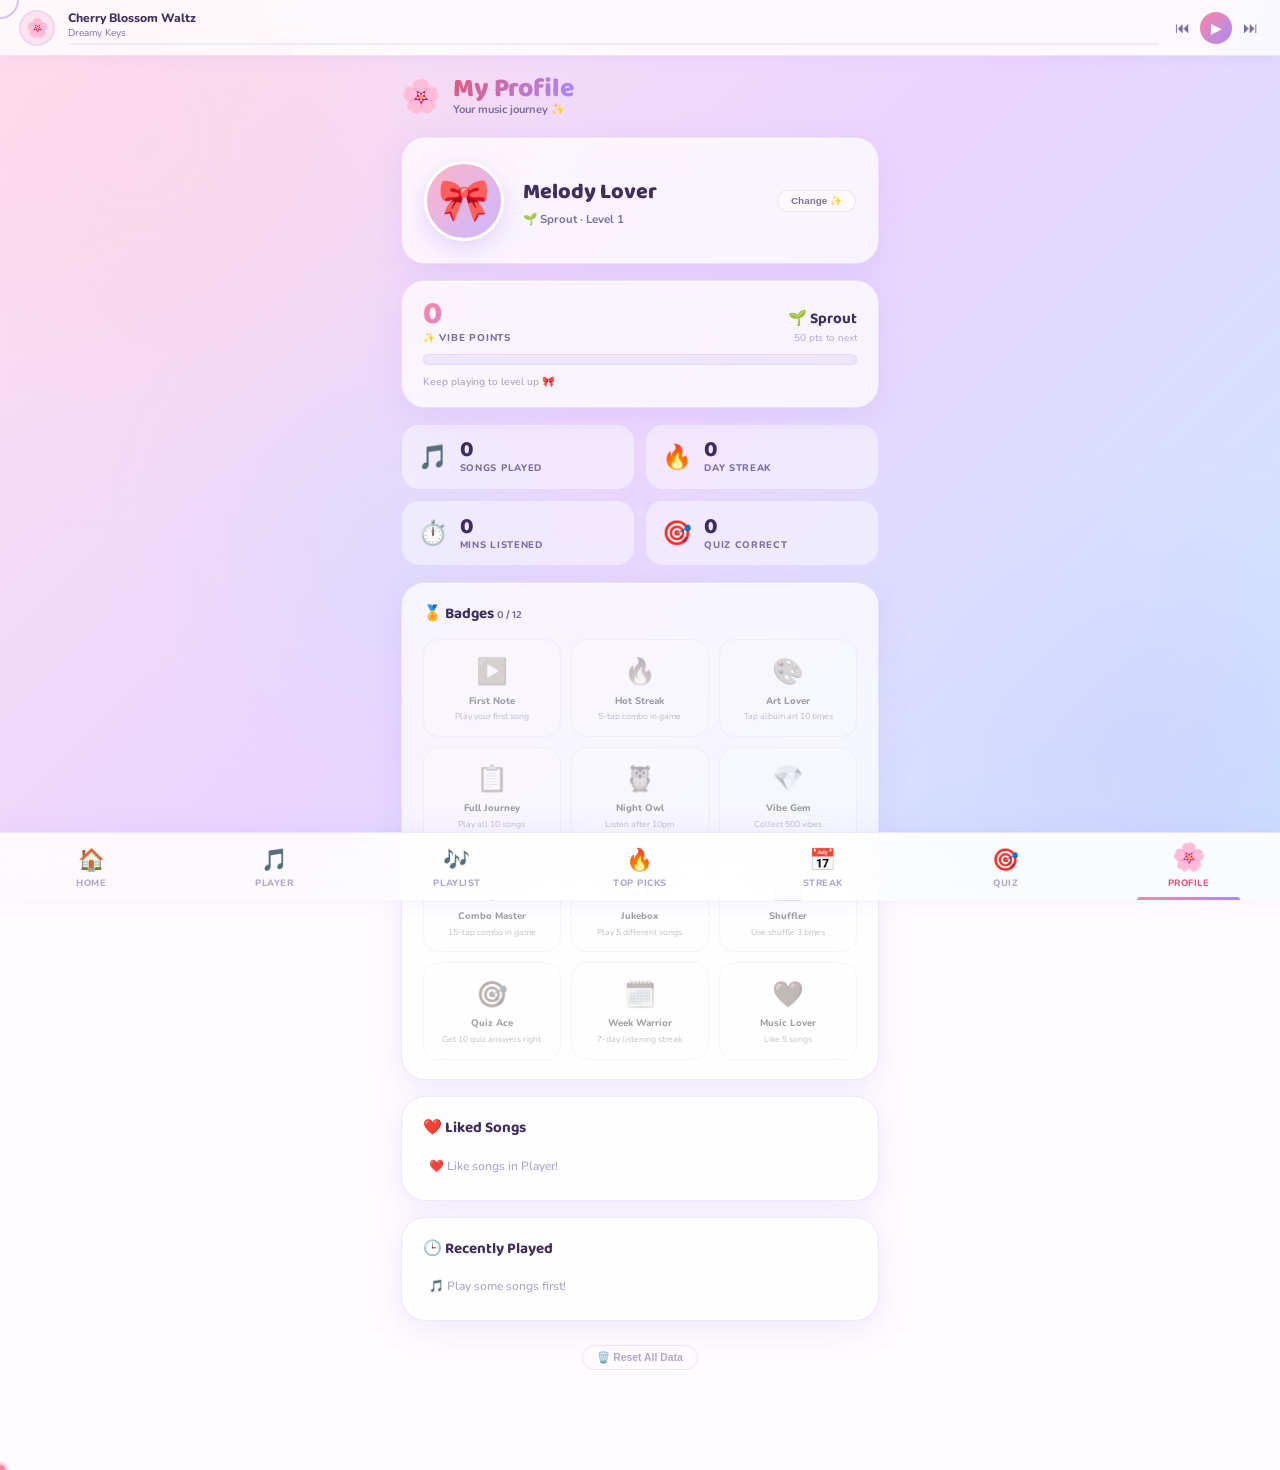
<file: melody/profile.html>
<!DOCTYPE html>
<html lang="en">
<head>
<meta charset="UTF-8"><meta name="viewport" content="width=device-width,initial-scale=1">
<title>🌸 Profile — Melody</title>
<link rel="stylesheet" href="shared.css">
<style>
:root{--page-bg:linear-gradient(135deg,#ffe0f0 0%,#ead5ff 50%,#c9e8ff 100%);}
.av-card{padding:1.4rem;display:flex;align-items:center;gap:1.2rem;}
.av-circle{width:80px;height:80px;border-radius:50%;background:linear-gradient(135deg,var(--pink),var(--lav));display:flex;align-items:center;justify-content:center;font-size:2.6rem;border:3px solid white;box-shadow:0 8px 24px rgba(167,139,250,.3);animation:avFloat 4s ease-in-out infinite;flex-shrink:0;cursor:none;}
@keyframes avFloat{0%,100%{transform:translateY(0);}50%{transform:translateY(-6px);}}
.av-info{flex:1;}
.av-name{font-family:'Baloo 2',cursive;font-size:1.35rem;font-weight:800;color:var(--ink);}
.av-lev{font-size:.72rem;font-weight:700;color:var(--soft);margin-top:.1rem;}
.av-btn{font-size:.62rem;font-weight:800;padding:.28rem .8rem;border-radius:99px;border:1.5px solid var(--border);background:rgba(255,255,255,.5);color:var(--soft);cursor:none;transition:all .25s var(--bounce);}
.av-btn:hover{background:white;color:var(--ink);}
.xp-card{padding:1.1rem 1.3rem;display:flex;flex-direction:column;gap:.6rem;}
.xp-top{display:flex;justify-content:space-between;align-items:flex-end;}
.xp-pts{font-family:'Baloo 2',cursive;font-size:2rem;font-weight:800;background:linear-gradient(135deg,var(--pink-d),var(--lav-d));-webkit-background-clip:text;-webkit-text-fill-color:transparent;background-clip:text;line-height:1;}
.xp-lbl{font-size:.62rem;font-weight:800;text-transform:uppercase;letter-spacing:.08em;color:var(--soft);}
.xp-right{text-align:right;}
.xp-lname{font-family:'Baloo 2',cursive;font-size:.95rem;font-weight:700;color:var(--ink);}
.xp-nnext{font-size:.62rem;color:var(--softer);}
.xp-bar{height:11px;background:rgba(199,168,255,.2);border-radius:99px;overflow:hidden;border:1px solid var(--border);}
.xp-fill{height:100%;background:linear-gradient(90deg,var(--pink-d),var(--lav-d));border-radius:99px;transition:width .8s var(--ease);}
.xp-hint{font-size:.64rem;color:var(--softer);font-weight:600;}
.stats-grid{display:grid;grid-template-columns:repeat(2,1fr);gap:.65rem;}
.stat-box{padding:.9rem 1rem;border-radius:18px;background:rgba(255,255,255,.45);border:1.5px solid var(--border);display:flex;align-items:center;gap:.75rem;}
.stat-icon{font-size:1.5rem;}
.stat-n{font-family:'Baloo 2',cursive;font-size:1.4rem;font-weight:800;color:var(--ink);line-height:1;}
.stat-l{font-size:.6rem;font-weight:800;text-transform:uppercase;letter-spacing:.07em;color:var(--soft);}
.bdg-grid{display:grid;grid-template-columns:repeat(3,1fr);gap:.6rem;}
.bdg-box{padding:.85rem .6rem;border-radius:16px;background:rgba(255,255,255,.35);border:1.5px solid var(--border);display:flex;flex-direction:column;align-items:center;gap:.3rem;filter:grayscale(.9);opacity:.45;transition:all .3s var(--bounce);cursor:none;}
.bdg-box.on{filter:none;opacity:1;background:linear-gradient(135deg,rgba(255,240,160,.4),rgba(255,200,210,.3));border-color:rgba(255,180,100,.35);box-shadow:0 4px 14px rgba(255,180,100,.15);}
.bdg-box.on:hover{transform:translateY(-4px) scale(1.04);}
.bdg-icon{font-size:1.6rem;}
.bdg-name{font-size:.6rem;font-weight:800;text-align:center;color:var(--ink);}
.bdg-desc{font-size:.54rem;color:var(--soft);text-align:center;line-height:1.3;}
.song-list{display:flex;flex-direction:column;gap:.4rem;}
.song-row{display:flex;align-items:center;gap:.75rem;padding:.6rem .9rem;border-radius:14px;background:rgba(255,255,255,.45);border:1.5px solid transparent;cursor:none;transition:all .22s var(--bounce);}
.song-row:hover{background:rgba(255,255,255,.8);border-color:var(--border);transform:translateX(4px);}
.sr-n{font-size:.68rem;font-weight:800;color:var(--softer);width:16px;}
.sr-e{font-size:1.1rem;}
.sr-info{flex:1;min-width:0;}
.sr-t{font-size:.8rem;font-weight:800;color:var(--ink);white-space:nowrap;overflow:hidden;text-overflow:ellipsis;}
.sr-a{font-size:.64rem;color:var(--soft);}
.sr-d{font-size:.64rem;color:var(--softer);font-weight:700;}
.sec-hdr{font-family:'Baloo 2',cursive;font-size:.95rem;font-weight:700;color:var(--ink);}
.empty-note{font-size:.75rem;color:var(--softer);padding:.4rem;font-weight:600;}
</style>
</head>
<body>
<div class="bg-wrap" style="--blob1:var(--rose);--blob2:var(--lav);--blob3:var(--sky)"><div class="blob b1"></div><div class="blob b2"></div><div class="blob b3"></div></div>
<div class="page-shell">
  <div class="ph"><div class="ph-icon">🌸</div><div><h1 style="--g1:var(--pink-dd);--g2:var(--lav-d)">My Profile</h1><div class="sub">Your music journey ✨</div></div></div>
  <div class="card av-card">
    <div class="av-circle" id="avCircle">🎀</div>
    <div class="av-info"><div class="av-name" id="avName">Melody Lover</div><div class="av-lev" id="avLev">🌱 Sprout · Level 1</div></div>
    <button class="av-btn" onclick="cycleAv()">Change ✨</button>
  </div>
  <div class="card xp-card">
    <div class="xp-top">
      <div><div class="xp-pts" id="xpPts">0</div><div class="xp-lbl">✨ Vibe Points</div></div>
      <div class="xp-right"><div class="xp-lname" id="xpLN">🌱 Sprout</div><div class="xp-nnext" id="xpNN">50 pts to next</div></div>
    </div>
    <div class="xp-bar"><div class="xp-fill" id="xpFill" style="width:0%"></div></div>
    <div class="xp-hint" id="xpHint">Keep listening to level up!</div>
  </div>
  <div class="stats-grid">
    <div class="stat-box"><div class="stat-icon">🎵</div><div><div class="stat-n" id="sSongs">0</div><div class="stat-l">Songs Played</div></div></div>
    <div class="stat-box"><div class="stat-icon">🔥</div><div><div class="stat-n" id="sStreak">0</div><div class="stat-l">Day Streak</div></div></div>
    <div class="stat-box"><div class="stat-icon">⏱️</div><div><div class="stat-n" id="sMins">0</div><div class="stat-l">Mins Listened</div></div></div>
    <div class="stat-box"><div class="stat-icon">🎯</div><div><div class="stat-n" id="sQuiz">0</div><div class="stat-l">Quiz Correct</div></div></div>
  </div>
  <div class="card" style="padding:1.2rem 1.3rem;display:flex;flex-direction:column;gap:.8rem;">
    <div class="sec-hdr">🏅 Badges <span id="bdgCount" style="font-size:.7rem;color:var(--soft);font-weight:600"></span></div>
    <div class="bdg-grid" id="bdgGrid"></div>
  </div>
  <div class="card" style="padding:1.2rem 1.3rem;display:flex;flex-direction:column;gap:.7rem;">
    <div class="sec-hdr">❤️ Liked Songs</div>
    <div class="song-list" id="likedList"></div>
  </div>
  <div class="card" style="padding:1.2rem 1.3rem;display:flex;flex-direction:column;gap:.7rem;">
    <div class="sec-hdr">🕒 Recently Played</div>
    <div class="song-list" id="recentList"></div>
  </div>
  <div style="text-align:center;padding:.5rem;">
    <button style="font-size:.65rem;font-weight:800;color:var(--softer);background:none;border:1.5px solid var(--border);border-radius:99px;padding:.3rem .9rem;cursor:none;" onclick="doReset()">🗑️ Reset All Data</button>
  </div>
</div>
<script src="shared.js"></script>
<script>
setupCursor();
buildMiniBar('profile');
function refresh(){
  const s=initState();
  document.getElementById('avCircle').textContent=AVATARS[s.avatarIdx||0];
  document.getElementById('avName').textContent=(s.earnedBadges||[]).length>=6?'Melody Master':'Melody Lover';
  const lv=getLevel(s.points||0);
  document.getElementById('avLev').textContent=lv.name+' · Level '+lv.level;
  document.getElementById('xpPts').textContent=s.points||0;
  document.getElementById('xpLN').textContent=lv.name;
  const pct=lv.level>=LEVELS.length?100:Math.floor(((s.points-lv.cur)/(lv.next-lv.cur))*100);
  document.getElementById('xpFill').style.width=pct+'%';
  document.getElementById('xpNN').textContent=lv.level>=LEVELS.length?'MAX LEVEL 🎉':(lv.next-(s.points||0))+' pts to next';
  document.getElementById('xpHint').textContent=lv.level>=LEVELS.length?'You reached the top! 🌙':'Keep playing to level up 🎀';
  document.getElementById('sSongs').textContent=s.songsPlayed||0;
  document.getElementById('sStreak').textContent=s.streakDays||0;
  document.getElementById('sMins').textContent=Math.floor(s.minutesListened||0);
  document.getElementById('sQuiz').textContent=s.quizScore||0;
  const earned=new Set(s.earnedBadges||[]);
  document.getElementById('bdgCount').textContent=earned.size+' / '+ALL_BADGES.length;
  const bg=document.getElementById('bdgGrid'); bg.innerHTML='';
  ALL_BADGES.forEach(b=>{
    const el=document.createElement('div'); el.className='bdg-box'+(earned.has(b.id)?' on':'');
    el.innerHTML=`<div class="bdg-icon">${b.icon}</div><div class="bdg-name">${b.name}</div><div class="bdg-desc">${b.desc}</div>`;
    bg.appendChild(el);
  });
  const liked=s.likedSongs||[];
  const ll=document.getElementById('likedList'); ll.innerHTML='';
  if(!liked.length) ll.innerHTML='<div class="empty-note">❤️ Like songs in Player!</div>';
  else liked.forEach((idx,i)=>{const t=TRACKS[idx];const el=document.createElement('div');el.className='song-row';el.innerHTML=`<div class="sr-n">${i+1}</div><div class="sr-e">${t.emoji}</div><div class="sr-info"><div class="sr-t">${t.title}</div><div class="sr-a">${t.artist}</div></div><div class="sr-d">${t.durStr}</div>`;el.onclick=()=>{setState({curIdx:idx,progress:0});window.location.href='player.html';};ll.appendChild(el);});
  const ph=s.playHistory||[];
  const rl=document.getElementById('recentList'); rl.innerHTML='';
  if(!ph.length) rl.innerHTML='<div class="empty-note">🎵 Play some songs first!</div>';
  else ph.slice().reverse().slice(0,6).forEach((idx,i)=>{const t=TRACKS[idx];const el=document.createElement('div');el.className='song-row';el.innerHTML=`<div class="sr-n">${i+1}</div><div class="sr-e">${t.emoji}</div><div class="sr-info"><div class="sr-t">${t.title}</div><div class="sr-a">${t.artist}</div></div><div class="sr-d">${t.durStr}</div>`;el.onclick=()=>{setState({curIdx:idx,progress:0});window.location.href='player.html';};rl.appendChild(el);});
}
function cycleAv(){const s=getState();const idx=((s.avatarIdx||0)+1)%AVATARS.length;setState({avatarIdx:idx});document.getElementById('avCircle').textContent=AVATARS[idx];spawnFloat(null,'✨');addPoints(1);}
function doReset(){if(confirm('Reset all data?')){localStorage.removeItem('melodyState');showToast('🌱 Fresh start!');setTimeout(refresh,400);}}
refresh();checkBadges();
</script>
</body>
</html>
</file>
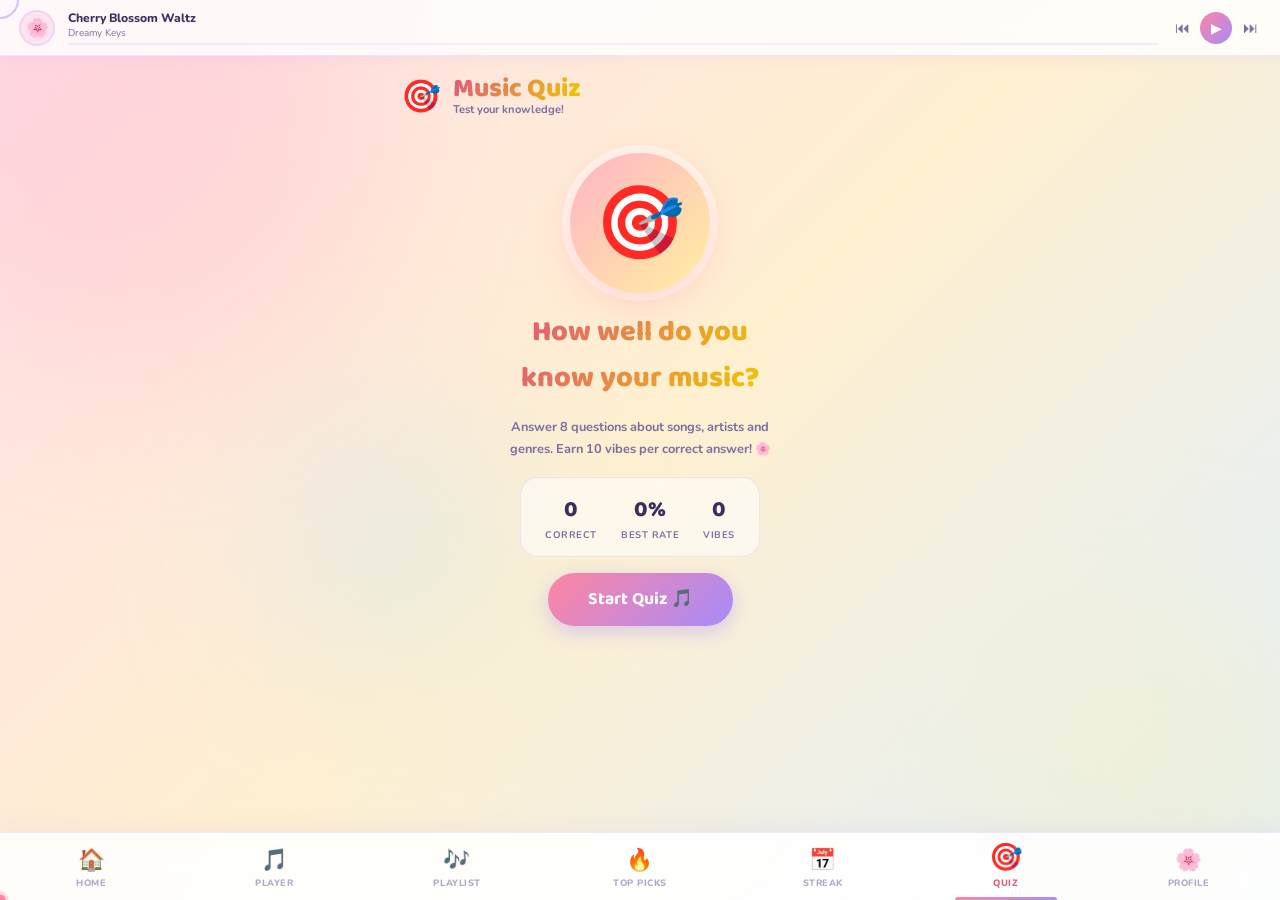
<file: melody/quiz.html>
<!DOCTYPE html>
<html lang="en">
<head>
<meta charset="UTF-8"><meta name="viewport" content="width=device-width,initial-scale=1">
<title>🎯 Quiz — Melody</title>
<link rel="stylesheet" href="shared.css">
<style>
:root{--page-bg:linear-gradient(135deg,#ffe0e8 0%,#fff0d0 50%,#e0f0ff 100%);}
#quizSplash{display:flex;flex-direction:column;align-items:center;gap:1rem;padding:1rem 0;}
.quiz-art{width:140px;height:140px;border-radius:50%;background:linear-gradient(135deg,var(--pink),var(--yellow));display:flex;align-items:center;justify-content:center;font-size:4.5rem;box-shadow:0 10px 36px rgba(255,133,161,.3),0 0 0 8px rgba(255,255,255,.5);animation:quizBob 3s ease-in-out infinite;}
@keyframes quizBob{0%,100%{transform:translateY(0);}50%{transform:translateY(-10px);}}
.quiz-title{font-family:'Baloo 2',cursive;font-size:1.8rem;font-weight:800;text-align:center;background:linear-gradient(120deg,var(--pink-dd),var(--yellow-d));-webkit-background-clip:text;-webkit-text-fill-color:transparent;background-clip:text;}
.quiz-desc{font-size:.8rem;color:var(--soft);font-weight:700;text-align:center;line-height:1.7;max-width:280px;}
.start-btn{background:linear-gradient(135deg,var(--pink-d),var(--lav-d));color:white;border:none;border-radius:99px;padding:.8rem 2.5rem;font-family:'Baloo 2',cursive;font-size:1.1rem;font-weight:700;cursor:none;box-shadow:0 6px 20px rgba(167,139,250,.4);transition:transform .3s var(--bounce),box-shadow .3s;}
.start-btn:hover{transform:scale(1.08)translateY(-2px);box-shadow:0 10px 28px rgba(167,139,250,.5);}
.score-preview{display:flex;gap:1.5rem;padding:.9rem 1.5rem;background:rgba(255,255,255,.55);border-radius:18px;border:1.5px solid var(--border);}
.sp-item{text-align:center;}
.sp-num{font-family:'Baloo 2',cursive;font-size:1.4rem;font-weight:800;color:var(--ink);}
.sp-lbl{font-size:.6rem;color:var(--soft);font-weight:700;text-transform:uppercase;letter-spacing:.06em;}
#quizActive{display:none;flex-direction:column;gap:1rem;}
.q-progress{display:flex;align-items:center;gap:.8rem;}
.q-prog-bar{flex:1;height:7px;background:rgba(199,168,255,.22);border-radius:99px;overflow:hidden;}
.q-prog-fill{height:100%;background:linear-gradient(90deg,var(--pink-d),var(--lav-d));border-radius:99px;transition:width .5s var(--ease);}
.q-num{font-size:.68rem;font-weight:800;color:var(--soft);}
.q-timer{font-family:'Baloo 2',cursive;font-size:1.1rem;font-weight:800;color:var(--pink-dd);min-width:30px;text-align:center;}
.q-card{padding:1.4rem;display:flex;flex-direction:column;gap:.9rem;}
.q-hint{font-size:.65rem;font-weight:800;text-transform:uppercase;letter-spacing:.1em;color:var(--soft);}
.q-emoji{font-size:3rem;text-align:center;animation:qEmoji 2s ease-in-out infinite;}
@keyframes qEmoji{0%,100%{transform:scale(1)rotate(-5deg);}50%{transform:scale(1.1)rotate(5deg);}}
.q-text{font-family:'Baloo 2',cursive;font-size:1.15rem;font-weight:700;color:var(--ink);line-height:1.35;text-align:center;}
.opts-grid{display:grid;grid-template-columns:1fr 1fr;gap:.6rem;}
.opt-btn{padding:.8rem .9rem;border-radius:16px;border:2px solid var(--border);background:rgba(255,255,255,.55);color:var(--ink);font-family:'Nunito',sans-serif;font-size:.8rem;font-weight:800;cursor:none;text-align:left;transition:all .25s var(--bounce);position:relative;overflow:hidden;}
.opt-btn:hover:not(:disabled){transform:translateY(-3px);background:rgba(255,255,255,.85);border-color:var(--lav-d);box-shadow:0 6px 16px var(--shadow);}
.opt-btn.correct{background:linear-gradient(120deg,rgba(107,207,181,.3),rgba(181,234,215,.4))!important;border-color:var(--mint-d)!important;}
.opt-btn.wrong{background:linear-gradient(120deg,rgba(255,133,161,.25),rgba(255,179,198,.2))!important;border-color:var(--pink-d)!important;opacity:.8;}
.opt-btn.correct::after{content:'✅';position:absolute;right:.7rem;top:50%;transform:translateY(-50%);}
.opt-btn.wrong::after{content:'❌';position:absolute;right:.7rem;top:50%;transform:translateY(-50%);}
.opt-label{display:flex;align-items:center;gap:.5rem;}
.opt-letter{width:22px;height:22px;border-radius:50%;background:rgba(199,168,255,.3);display:flex;align-items:center;justify-content:center;font-size:.68rem;font-weight:800;flex-shrink:0;}
.q-feedback{text-align:center;font-family:'Baloo 2',cursive;font-size:1rem;font-weight:700;padding:.8rem;border-radius:14px;opacity:0;transition:opacity .3s;}
.q-feedback.show{opacity:1;}
.q-feedback.ok{background:rgba(107,207,181,.2);color:var(--mint-d);}
.q-feedback.bad{background:rgba(255,133,161,.2);color:var(--pink-dd);}
#quizResults{display:none;flex-direction:column;align-items:center;gap:1rem;padding:1rem 0;}
.result-art{font-size:5rem;animation:resultBounce 1s var(--bounce) both;}
@keyframes resultBounce{from{transform:scale(0)rotate(-20deg);}to{transform:scale(1)rotate(0);}}
.result-score{font-family:'Baloo 2',cursive;font-size:3rem;font-weight:800;background:linear-gradient(135deg,var(--pink-d),var(--lav-d));-webkit-background-clip:text;-webkit-text-fill-color:transparent;background-clip:text;line-height:1;}
.result-label{font-family:'Baloo 2',cursive;font-size:1.1rem;font-weight:700;color:var(--ink);}
.result-msg{font-size:.8rem;color:var(--soft);font-weight:700;text-align:center;max-width:260px;line-height:1.6;}
.result-pts{font-size:.78rem;font-weight:800;padding:.4rem 1.1rem;border-radius:99px;background:var(--yellow);color:var(--ink);border:1px solid rgba(200,160,0,.2);}
.review-list{width:100%;display:flex;flex-direction:column;gap:.4rem;}
.rev-item{display:flex;align-items:center;gap:.7rem;padding:.6rem .9rem;border-radius:12px;font-size:.76rem;font-weight:700;}
.rev-item.ok{background:rgba(107,207,181,.15);}
.rev-item.bad{background:rgba(255,133,161,.12);}
.play-again{background:linear-gradient(135deg,var(--pink-d),var(--lav-d));color:white;border:none;border-radius:99px;padding:.72rem 2rem;font-family:'Baloo 2',cursive;font-size:1rem;font-weight:700;cursor:none;box-shadow:0 5px 18px rgba(167,139,250,.4);transition:transform .3s var(--bounce);}
.play-again:hover{transform:scale(1.08);}
</style>
</head>
<body>
<div class="bg-wrap" style="--blob1:var(--pink);--blob2:var(--yellow);--blob3:var(--sky)"><div class="blob b1"></div><div class="blob b2"></div><div class="blob b3"></div></div>
<div class="page-shell">
  <div class="ph"><div class="ph-icon">🎯</div><div><h1 style="--g1:var(--pink-dd);--g2:var(--yellow-d)">Music Quiz</h1><div class="sub">Test your knowledge!</div></div></div>

  <div id="quizSplash">
    <div class="quiz-art">🎯</div>
    <div class="quiz-title">How well do you<br>know your music?</div>
    <div class="quiz-desc">Answer 8 questions about songs, artists and genres. Earn 10 vibes per correct answer! 🌸</div>
    <div class="score-preview">
      <div class="sp-item"><div class="sp-num" id="splashTotal">0</div><div class="sp-lbl">Correct</div></div>
      <div class="sp-item"><div class="sp-num" id="splashBest">0%</div><div class="sp-lbl">Best Rate</div></div>
      <div class="sp-item"><div class="sp-num" id="splashPts">0</div><div class="sp-lbl">Vibes</div></div>
    </div>
    <button class="start-btn" onclick="startQuiz()">Start Quiz 🎵</button>
  </div>

  <div id="quizActive">
    <div class="q-progress">
      <div class="q-num" id="qNum">1 / 8</div>
      <div class="q-prog-bar"><div class="q-prog-fill" id="qProg"></div></div>
      <div class="q-timer" id="qTimer">⏱ 15</div>
    </div>
    <div class="card q-card">
      <div class="q-hint">Question</div>
      <div class="q-emoji" id="qEmoji">🎵</div>
      <div class="q-text" id="qText"></div>
      <div class="opts-grid" id="optsGrid"></div>
      <div class="q-feedback" id="qFeedback"></div>
    </div>
  </div>

  <div id="quizResults">
    <div class="result-art" id="resultArt">🎉</div>
    <div class="result-score" id="resultScore">8/8</div>
    <div class="result-label" id="resultLabel">Perfect!</div>
    <div class="result-msg" id="resultMsg"></div>
    <div class="result-pts" id="resultPts"></div>
    <div style="width:100%">
      <div style="font-size:.7rem;font-weight:800;color:var(--soft);margin-bottom:.5rem;text-transform:uppercase;letter-spacing:.08em">📋 Review</div>
      <div class="review-list" id="reviewList"></div>
    </div>
    <button class="play-again" onclick="resetQuiz()">Play Again 🎯</button>
  </div>
</div>
<script src="shared.js"></script>
<script>
setupCursor();
buildMiniBar('quiz');

const QUIZ_COUNT=8;
let questions=[],curQ=0,answers=[],timerVal=15,timerInt=null;

function shuffleArr(arr){return [...arr].sort(()=>Math.random()-.5);}

function startQuiz(){
  questions=shuffleArr(QUIZ_QUESTIONS).slice(0,QUIZ_COUNT);
  curQ=0;answers=[];
  document.getElementById('quizSplash').style.display='none';
  document.getElementById('quizResults').style.display='none';
  document.getElementById('quizActive').style.display='flex';
  showQuestion();
}

function showQuestion(){
  const q=questions[curQ];
  const t=TRACKS[q.song];
  document.getElementById('qNum').textContent=(curQ+1)+' / '+QUIZ_COUNT;
  document.getElementById('qProg').style.width=(((curQ+1)/QUIZ_COUNT)*100)+'%';
  document.getElementById('qEmoji').textContent=t.emoji;
  document.getElementById('qText').textContent=q.q;
  document.getElementById('qFeedback').className='q-feedback';
  document.getElementById('qFeedback').textContent='';
  const grid=document.getElementById('optsGrid');grid.innerHTML='';
  ['A','B','C','D'].forEach((letter,i)=>{
    const btn=document.createElement('button');btn.className='opt-btn';
    btn.innerHTML=`<div class="opt-label"><div class="opt-letter">${letter}</div>${q.opts[i]}</div>`;
    btn.onclick=()=>selectAnswer(i,btn);
    grid.appendChild(btn);
  });
  startTimer();
}

function startTimer(){
  clearInterval(timerInt);timerVal=15;
  document.getElementById('qTimer').textContent='⏱ '+timerVal;
  timerInt=setInterval(()=>{
    timerVal--;
    document.getElementById('qTimer').textContent='⏱ '+timerVal;
    const pct=timerVal/15;
    document.getElementById('qTimer').style.color=pct>.5?'var(--pink-dd)':'#e05050';
    if(timerVal<=0){clearInterval(timerInt);autoFail();}
  },1000);
}

function autoFail(){
  answers.push({correct:false,ans:-1,q:questions[curQ]});
  showFeedback(false,'⏰ Time\'s up! Answer: '+questions[curQ].opts[questions[curQ].ans]);
  disableOpts();
  document.querySelectorAll('.opt-btn')[questions[curQ].ans].classList.add('correct');
  setTimeout(nextQ,2000);
}

function selectAnswer(i,btn){
  clearInterval(timerInt);
  const q=questions[curQ];
  const correct=i===q.ans;
  answers.push({correct,ans:i,q});
  disableOpts();
  btn.classList.add(correct?'correct':'wrong');
  if(!correct) document.querySelectorAll('.opt-btn')[q.ans].classList.add('correct');
  if(correct){spawnFloat(null,'⭐');addPoints(10,'✅ Correct! +10 vibes');}
  showFeedback(correct,correct?['🎉 Correct!','✨ Nailed it!','🌟 Brilliant!','💖 Yes!'][Math.floor(Math.random()*4)]:'❌ Wrong! Answer: '+q.opts[q.ans]);
  setTimeout(nextQ,1800);
}

function disableOpts(){document.querySelectorAll('.opt-btn').forEach(b=>b.disabled=true);}
function showFeedback(ok,msg){const el=document.getElementById('qFeedback');el.textContent=msg;el.className='q-feedback show '+(ok?'ok':'bad');}

function nextQ(){curQ++;if(curQ>=QUIZ_COUNT){showResults();return;}showQuestion();}

function showResults(){
  clearInterval(timerInt);
  document.getElementById('quizActive').style.display='none';
  document.getElementById('quizResults').style.display='flex';
  const correct=answers.filter(a=>a.correct).length;
  const pct=Math.floor((correct/QUIZ_COUNT)*100);
  const earned=correct*10;
  document.getElementById('resultScore').textContent=correct+'/'+QUIZ_COUNT;
  const m=pct>=90?['🏆','Perfect Score!','You\'re a music genius! 🌟']:pct>=70?['🌟','Great Job!','You really know your tunes! 🎵']:pct>=50?['🎵','Not Bad!','Keep listening & try again! 🌸']:['🌱','Keep Growing!','Listen more & quiz again! 💪'];
  document.getElementById('resultArt').textContent=m[0];
  document.getElementById('resultLabel').textContent=m[1];
  document.getElementById('resultMsg').textContent=m[2];
  document.getElementById('resultPts').textContent='+'+earned+' vibes earned!';
  const s=getState();
  setState({quizScore:(s.quizScore||0)+correct,quizTotal:(s.quizTotal||0)+QUIZ_COUNT});
  addPoints(earned);checkBadges();
  const rl=document.getElementById('reviewList');rl.innerHTML='';
  answers.forEach(a=>{
    const el=document.createElement('div');el.className='rev-item '+(a.correct?'ok':'bad');
    el.innerHTML=`<div style="font-size:1rem">${a.correct?'✅':'❌'}</div><div style="flex:1;font-size:.72rem">${a.q.q}</div>`;
    rl.appendChild(el);
  });
  refreshSplash();
}

function resetQuiz(){
  document.getElementById('quizResults').style.display='none';
  document.getElementById('quizSplash').style.display='flex';
  refreshSplash();
}

function refreshSplash(){
  const s=getState();
  document.getElementById('splashTotal').textContent=s.quizScore||0;
  const tot=s.quizTotal||1;
  document.getElementById('splashBest').textContent=Math.floor(((s.quizScore||0)/tot)*100)+'%';
  document.getElementById('splashPts').textContent=s.points||0;
}
refreshSplash();
</script>
</body>
</html>
</file>
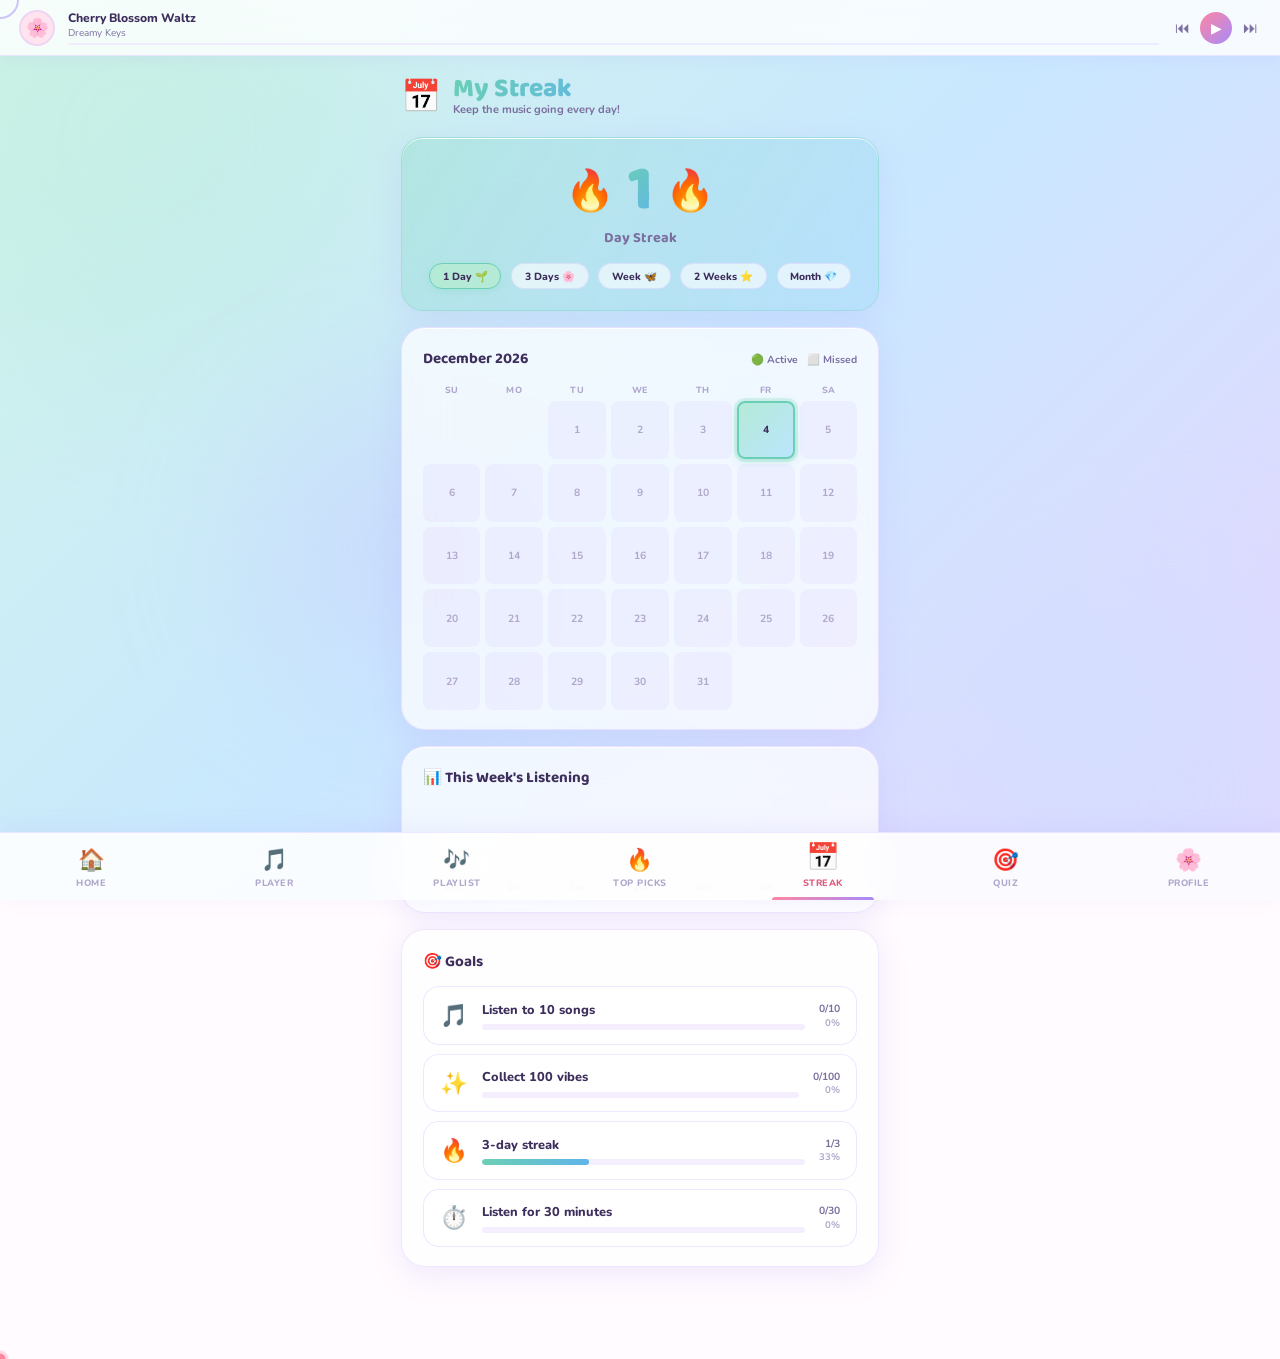
<file: melody/streak.html>
<!DOCTYPE html>
<html lang="en">
<head>
<meta charset="UTF-8"><meta name="viewport" content="width=device-width,initial-scale=1">
<title>📅 Streak — Melody</title>
<link rel="stylesheet" href="shared.css">
<style>
:root{--page-bg:linear-gradient(135deg,#d0f4e8 0%,#c9e8ff 50%,#e8d5ff 100%);}

.streak-hero{padding:1.3rem 1.4rem;text-align:center;background:linear-gradient(120deg,rgba(107,207,181,.25),rgba(116,199,240,.2));border:1.5px solid rgba(107,207,181,.3);border-radius:22px;}
.streak-num{font-family:'Baloo 2',cursive;font-size:4rem;font-weight:800;line-height:1;background:linear-gradient(135deg,var(--mint-d),var(--sky-d));-webkit-background-clip:text;-webkit-text-fill-color:transparent;background-clip:text;}
.streak-fire{font-size:2.5rem;animation:fireSpin 1.5s ease-in-out infinite alternate;}
@keyframes fireSpin{from{transform:scale(1)rotate(-5deg);}to{transform:scale(1.15)rotate(5deg);}}
.streak-label{font-family:'Baloo 2',cursive;font-size:.9rem;font-weight:700;color:var(--soft);margin-top:.2rem;}
.streak-badge-row{display:flex;justify-content:center;gap:.6rem;margin-top:.8rem;flex-wrap:wrap;}
.s-badge{font-size:.65rem;font-weight:800;padding:.28rem .8rem;border-radius:99px;border:1.5px solid var(--border);background:rgba(255,255,255,.6);}
.s-badge.active{background:var(--mint);border-color:var(--mint-d);box-shadow:0 2px 8px rgba(107,207,181,.25);}

/* Calendar heatmap */
.cal-card{padding:1.2rem 1.3rem;display:flex;flex-direction:column;gap:.8rem;}
.cal-header{display:flex;justify-content:space-between;align-items:center;}
.cal-month{font-family:'Baloo 2',cursive;font-size:.95rem;font-weight:700;color:var(--ink);}
.cal-grid{display:grid;grid-template-columns:repeat(7,1fr);gap:5px;}
.cal-dow{font-size:.56rem;font-weight:800;color:var(--softer);text-align:center;text-transform:uppercase;letter-spacing:.05em;}
.cal-day{aspect-ratio:1;border-radius:8px;display:flex;align-items:center;justify-content:center;font-size:.65rem;font-weight:700;transition:transform .2s var(--bounce);}
.cal-day:hover{transform:scale(1.15);}
.cal-day.empty{background:transparent;}
.cal-day.off{background:rgba(199,168,255,.12);color:var(--softer);}
.cal-day.on{background:linear-gradient(135deg,var(--mint),var(--sky));color:var(--ink);box-shadow:0 2px 8px rgba(107,207,181,.3);}
.cal-day.today{border:2px solid var(--mint-d);font-weight:800;}
.cal-day.on.today{box-shadow:0 2px 8px rgba(107,207,181,.4),0 0 0 3px rgba(107,207,181,.2);}

/* Goals */
.goal-list{display:flex;flex-direction:column;gap:.55rem;}
.goal-item{padding:.8rem 1rem;border-radius:16px;background:rgba(255,255,255,.5);border:1.5px solid var(--border);display:flex;align-items:center;gap:.9rem;}
.goal-icon{font-size:1.4rem;flex-shrink:0;}
.goal-info{flex:1;}
.goal-name{font-size:.8rem;font-weight:800;color:var(--ink);}
.goal-prog-wrap{height:6px;background:rgba(199,168,255,.2);border-radius:99px;margin-top:.35rem;overflow:hidden;}
.goal-prog{height:100%;border-radius:99px;transition:width .8s var(--ease);}
.goal-val{font-size:.65rem;font-weight:700;color:var(--soft);flex-shrink:0;text-align:right;line-height:1.3;}
.goal-check{font-size:1.2rem;}

/* Weekly recap */
.recap-grid{display:grid;grid-template-columns:repeat(7,1fr);gap:5px;}
.recap-day{display:flex;flex-direction:column;align-items:center;gap:3px;}
.recap-bar-wrap{height:60px;display:flex;align-items:flex-end;}
.recap-bar{width:100%;min-height:4px;border-radius:4px;background:linear-gradient(to top,var(--mint-d),var(--sky-d));transition:height .6s var(--ease);}
.recap-lbl{font-size:.58rem;font-weight:800;color:var(--softer);text-transform:uppercase;}
.recap-val{font-size:.58rem;font-weight:700;color:var(--soft);}
</style>
</head>
<body>
<div class="bg-wrap" style="--blob1:var(--mint);--blob2:var(--sky);--blob3:var(--lav)"><div class="blob b1"></div><div class="blob b2"></div><div class="blob b3"></div></div>
<div class="page-shell">
  <div class="ph">
    <div class="ph-icon">📅</div>
    <div><h1 style="--g1:var(--mint-d);--g2:var(--sky-d)">My Streak</h1><div class="sub">Keep the music going every day!</div></div>
  </div>

  <!-- Streak hero -->
  <div class="streak-hero card">
    <div style="display:flex;align-items:center;justify-content:center;gap:.8rem;">
      <div class="streak-fire">🔥</div>
      <div class="streak-num" id="streakNum">0</div>
      <div class="streak-fire" style="animation-delay:.3s">🔥</div>
    </div>
    <div class="streak-label">Day Streak</div>
    <div class="streak-badge-row" id="milestoneBadges"></div>
  </div>

  <!-- Calendar -->
  <div class="card cal-card">
    <div class="cal-header">
      <div class="cal-month" id="calMonth"></div>
      <span style="font-size:.65rem;color:var(--soft);font-weight:700">🟢 Active &nbsp; ⬜ Missed</span>
    </div>
    <div class="cal-grid" id="calGrid"></div>
  </div>

  <!-- Weekly recap -->
  <div class="card" style="padding:1.2rem 1.3rem;display:flex;flex-direction:column;gap:.8rem;">
    <div style="font-family:'Baloo 2',cursive;font-size:.95rem;font-weight:700;color:var(--ink);">📊 This Week's Listening</div>
    <div class="recap-grid" id="recapGrid"></div>
  </div>

  <!-- Goals -->
  <div class="card" style="padding:1.2rem 1.3rem;display:flex;flex-direction:column;gap:.8rem;">
    <div style="font-family:'Baloo 2',cursive;font-size:.95rem;font-weight:700;color:var(--ink);">🎯 Goals</div>
    <div class="goal-list" id="goalList"></div>
  </div>

</div>
<script src="shared.js"></script>
<script>
setupCursor();
buildMiniBar('streak');
checkDailyStreak();

const s = initState();
document.getElementById('streakNum').textContent = s.streakDays||0;

// Milestone badges
const milestones=[{d:1,l:'1 Day 🌱'},{d:3,l:'3 Days 🌸'},{d:7,l:'Week 🦋'},{d:14,l:'2 Weeks ⭐'},{d:30,l:'Month 💎'}];
const mb=document.getElementById('milestoneBadges');
milestones.forEach(m=>{
  const el=document.createElement('span'); el.className='s-badge'+((s.streakDays||0)>=m.d?' active':'');
  el.textContent=m.l; mb.appendChild(el);
});

// Calendar
const now=new Date();
const monthNames=['January','February','March','April','May','June','July','August','September','October','November','December'];
document.getElementById('calMonth').textContent=monthNames[now.getMonth()]+' '+now.getFullYear();
const firstDay=new Date(now.getFullYear(),now.getMonth(),1).getDay();
const daysInMonth=new Date(now.getFullYear(),now.getMonth()+1,0).getDate();
const grid=document.getElementById('calGrid');

['Su','Mo','Tu','We','Th','Fr','Sa'].forEach(d=>{ const el=document.createElement('div'); el.className='cal-dow'; el.textContent=d; grid.appendChild(el); });

// Build active days from streak history
const activeDates=new Set((s.streakHistory||[]).map(h=>h.date));
const todayStr=now.toDateString();

for(let i=0;i<firstDay;i++){ const el=document.createElement('div'); el.className='cal-day empty'; grid.appendChild(el); }
for(let d=1;d<=daysInMonth;d++){
  const el=document.createElement('div');
  const dateObj=new Date(now.getFullYear(),now.getMonth(),d);
  const ds=dateObj.toDateString();
  const isToday=ds===todayStr;
  const isActive=activeDates.has(ds)||(isToday&&(s.streakDays||0)>0);
  el.className='cal-day'+(isActive?' on':' off')+(isToday?' today':'');
  el.textContent=d; grid.appendChild(el);
}

// Weekly recap (simulated listening minutes per day)
const days=['Su','Mo','Tu','We','Th','Fr','Sa'];
const recapGrid=document.getElementById('recapGrid');
const todayDow=now.getDay();
const baseMinutes=Math.max(0,Math.floor((s.minutesListened||0)/7));
days.forEach((d,i)=>{
  const isPast=i<=todayDow;
  const mins=isPast?Math.max(2,baseMinutes+Math.floor(Math.sin(i*3.7)*8)):0;
  const maxH=60, h=Math.min(maxH,Math.floor((mins/30)*maxH));
  const el=document.createElement('div'); el.className='recap-day';
  el.innerHTML=`<div class="recap-bar-wrap"><div class="recap-bar" style="height:${h}px"></div></div><div class="recap-lbl">${d}</div><div class="recap-val">${isPast?mins+'m':'—'}</div>`;
  recapGrid.appendChild(el);
});

// Goals
const pts=s.points||0, songs=s.songsPlayed||0, streak=s.streakDays||0, mins=Math.floor(s.minutesListened||0);
const goals=[
  {icon:'🎵',name:'Listen to 10 songs',cur:songs,max:10,color:'linear-gradient(90deg,var(--pink-d),var(--lav-d))'},
  {icon:'✨',name:'Collect 100 vibes',cur:pts,max:100,color:'linear-gradient(90deg,var(--yellow-d),var(--peach))'},
  {icon:'🔥',name:'3-day streak',cur:streak,max:3,color:'linear-gradient(90deg,var(--mint-d),var(--sky-d))'},
  {icon:'⏱️',name:'Listen for 30 minutes',cur:mins,max:30,color:'linear-gradient(90deg,var(--lav-d),var(--pink-d))'},
];
const gl=document.getElementById('goalList');
goals.forEach(g=>{
  const done=g.cur>=g.max; const pct=Math.min(100,Math.floor((g.cur/g.max)*100));
  const el=document.createElement('div'); el.className='goal-item';
  el.innerHTML=`<div class="goal-icon">${g.icon}</div><div class="goal-info"><div class="goal-name">${g.name}</div><div class="goal-prog-wrap"><div class="goal-prog" style="width:${pct}%;background:${g.color}"></div></div></div><div class="goal-val">${done?'':''}${g.cur}/${g.max}<br><span style="font-size:.6rem;color:${done?'var(--mint-d)':'var(--softer)'}">${done?'✅ Done!':pct+'%'}</span></div>`;
  gl.appendChild(el);
});
</script>
</body>
</html>
</file>
<file: melody/shared.css>
/* ═══════════════════════════════════════════
   MELODY — Shared Styles
═══════════════════════════════════════════ */
@import url('https://fonts.googleapis.com/css2?family=Baloo+2:wght@400;600;700;800&family=Nunito:wght@400;600;700;800&display=swap');

*, *::before, *::after { box-sizing: border-box; margin: 0; padding: 0; }

:root {
  --pink:      #FFB3C6;
  --pink-d:    #FF85A1;
  --pink-dd:   #e0597c;
  --lav:       #C9B8FF;
  --lav-d:     #A78BFA;
  --mint:      #B5EAD7;
  --mint-d:    #6BCFB5;
  --peach:     #FFDAB9;
  --sky:       #BAE6FD;
  --sky-d:     #60b4e8;
  --yellow:    #FFF0A0;
  --yellow-d:  #f0c800;
  --rose:      #FFCCD5;
  --ink:       #3D2E5C;
  --soft:      #7C6FA0;
  --softer:    #b0a8cc;
  --card:      rgba(255,255,255,0.72);
  --border:    rgba(199,168,255,0.28);
  --shadow:    rgba(167,139,250,0.16);
  --bounce:    cubic-bezier(.34,1.56,.64,1);
  --ease:      cubic-bezier(.65,0,.35,1);
  --nav-h:     68px;
  --top-h:     56px;
}

html, body {
  min-height: 100%;
  font-family: 'Nunito', sans-serif;
  color: var(--ink);
  background: var(--bg-gradient, #FFFBFE);
  cursor: none;
  overflow-x: hidden;
}

/* ── Gradient BG ── */
.bg-wrap {
  position: fixed; inset: 0; z-index: 0;
  pointer-events: none; overflow: hidden;
}
.bg-wrap::before {
  content: '';
  position: absolute; inset: 0;
  background: var(--page-bg, linear-gradient(135deg,#fce4f3 0%,#e8d5ff 40%,#c9e8ff 70%,#d0f4e8 100%));
}
.blob {
  position: absolute; border-radius: 50%;
  filter: blur(80px); opacity: .28;
  animation: blobDrift ease-in-out infinite alternate;
}
.b1{width:480px;height:480px;background:var(--blob1,var(--pink));top:-100px;left:-100px;animation-duration:10s;}
.b2{width:380px;height:380px;background:var(--blob2,var(--lav));bottom:-80px;right:-80px;animation-duration:13s;animation-delay:-5s;}
.b3{width:280px;height:280px;background:var(--blob3,var(--mint));top:45%;left:20%;animation-duration:9s;animation-delay:-7s;}
@keyframes blobDrift { from{transform:translate(0,0) scale(1);} to{transform:translate(28px,18px) scale(1.08);} }

/* ── Cursor ── */
.cur-dot, .cur-ring {
  position: fixed; z-index: 9999; pointer-events: none;
  transform: translate(-50%,-50%);
}
.cur-dot {
  width: 11px; height: 11px; background: var(--pink-d);
  border-radius: 50%; box-shadow: 0 0 0 3px rgba(255,133,161,.28);
  transition: width .15s, height .15s, background .2s;
}
.cur-ring {
  width: 38px; height: 38px;
  border: 2px solid var(--lav-d); border-radius: 50%; opacity: .5;
  transition: width .2s, height .2s, border-color .25s, opacity .2s;
}
.cur-dot.pop  { width: 18px; height: 18px; background: var(--lav-d); }
.cur-ring.pop { width: 52px; height: 52px; border-color: var(--pink-d); opacity: .7; }

/* ── Glass Card ── */
.card {
  background: var(--card);
  backdrop-filter: blur(20px);
  -webkit-backdrop-filter: blur(20px);
  border: 1.5px solid var(--border);
  border-radius: 24px;
  box-shadow: 0 8px 30px var(--shadow), 0 1px 0 rgba(255,255,255,.85) inset;
  transition: transform .3s var(--bounce), box-shadow .3s;
}

/* ── Top mini-player bar ── */
.mini-bar {
  position: fixed; top: 0; left: 0; right: 0; z-index: 200;
  height: var(--top-h);
  background: rgba(255,255,255,.82);
  backdrop-filter: blur(20px);
  border-bottom: 1.5px solid var(--border);
  display: flex; align-items: center; gap: .8rem;
  padding: 0 1.2rem;
  box-shadow: 0 2px 14px rgba(167,139,250,.1);
}
.mini-art {
  width: 36px; height: 36px; border-radius: 50%;
  display: flex; align-items: center; justify-content: center;
  font-size: 1.15rem; flex-shrink: 0;
  border: 2px solid var(--border);
  animation: miniSpin 8s linear infinite;
  animation-play-state: paused;
}
.mini-art.playing { animation-play-state: running; }
@keyframes miniSpin { to { transform: rotate(360deg); } }
.mini-info { flex: 1; min-width: 0; }
.mini-title { font-size: .76rem; font-weight: 800; color: var(--ink); white-space: nowrap; overflow: hidden; text-overflow: ellipsis; }
.mini-artist { font-size: .62rem; color: var(--soft); }
.mini-prog-wrap { height: 2px; background: rgba(199,168,255,.2); border-radius: 99px; margin-top: 3px; }
.mini-prog-fill { height: 100%; background: linear-gradient(90deg,var(--pink-d),var(--lav-d)); border-radius: 99px; width: 0%; transition: width .12s linear; }
.mini-controls { display: flex; gap: .45rem; align-items: center; flex-shrink: 0; }
.mini-btn {
  background: none; border: none; cursor: none;
  font-size: .95rem; color: var(--soft);
  transition: transform .2s var(--bounce), color .2s; padding: .2rem;
}
.mini-btn:hover { transform: scale(1.25); color: var(--ink); }
.mini-play {
  width: 32px; height: 32px; border-radius: 50%;
  background: linear-gradient(135deg,var(--pink-d),var(--lav-d));
  border: none; color: white; font-size: .85rem;
  display: flex; align-items: center; justify-content: center;
  cursor: none; transition: transform .2s var(--bounce);
}
.mini-play:hover { transform: scale(1.12); }

/* ── Bottom Nav ── */
.bottom-nav {
  position: fixed; bottom: 0; left: 0; right: 0; z-index: 200;
  height: var(--nav-h);
  background: rgba(255,255,255,.88);
  backdrop-filter: blur(22px);
  border-top: 1.5px solid var(--border);
  display: flex; align-items: stretch;
  box-shadow: 0 -4px 20px rgba(167,139,250,.1);
}
.nav-btn {
  flex: 1; display: flex; flex-direction: column;
  align-items: center; justify-content: center; gap: 2px;
  border: none; background: none; cursor: none;
  font-family: 'Nunito', sans-serif;
  font-size: .58rem; font-weight: 800; letter-spacing: .06em;
  text-transform: uppercase; color: var(--softer);
  transition: color .25s, transform .2s var(--bounce);
  text-decoration: none; position: relative;
}
.nav-btn .ni { font-size: 1.35rem; transition: transform .3s var(--bounce); display: block; }
.nav-btn:hover, .nav-btn.active { color: var(--pink-dd); }
.nav-btn:hover .ni, .nav-btn.active .ni { transform: scale(1.25) translateY(-2px); }
.nav-btn.active::after {
  content: '';
  position: absolute; bottom: 0; left: 22%; right: 22%;
  height: 3px; border-radius: 99px 99px 0 0;
  background: linear-gradient(90deg,var(--pink-d),var(--lav-d));
}
.nav-dot {
  position: absolute; top: 8px; right: calc(50% - 22px);
  width: 7px; height: 7px; border-radius: 50%;
  background: var(--pink-d); border: 2px solid white;
  animation: ndPulse 2s ease-in-out infinite;
}
@keyframes ndPulse { 0%,100%{transform:scale(1);}50%{transform:scale(1.4);} }

/* ── Page shell ── */
.page-shell {
  position: relative; z-index: 5;
  padding: calc(var(--top-h) + 1.2rem) 1.3rem calc(var(--nav-h) + 1.5rem);
  max-width: 520px; margin: 0 auto;
  display: flex; flex-direction: column; gap: 1rem;
  min-height: 100vh;
}

/* ── Page Header ── */
.ph {
  display: flex; align-items: center; gap: .75rem;
  padding-bottom: .2rem;
}
.ph-icon { font-size: 2rem; animation: phBob 3s ease-in-out infinite; }
@keyframes phBob { 0%,100%{transform:translateY(0) rotate(-5deg);}50%{transform:translateY(-5px) rotate(5deg);} }
.ph h1 {
  font-family: 'Baloo 2', cursive; font-size: 1.65rem; font-weight: 800; line-height: 1;
  background: linear-gradient(120deg, var(--g1,var(--pink-dd)), var(--g2,var(--lav-d)));
  -webkit-background-clip: text; -webkit-text-fill-color: transparent; background-clip: text;
}
.ph .sub { font-size: .7rem; color: var(--soft); font-weight: 700; }

/* ── Toast ── */
.toast {
  position: fixed; bottom: calc(var(--nav-h) + .8rem); left: 50%;
  transform: translateX(-50%) translateY(8px);
  background: rgba(255,255,255,.92); backdrop-filter: blur(16px);
  border: 1.5px solid var(--border); border-radius: 99px;
  padding: .55rem 1.4rem;
  font-size: .78rem; font-weight: 800; color: var(--ink);
  box-shadow: 0 6px 22px var(--shadow);
  z-index: 9100; opacity: 0;
  transition: opacity .3s, transform .35s var(--bounce);
  white-space: nowrap; pointer-events: none;
}
.toast.show { opacity: 1; transform: translateX(-50%) translateY(0); }

/* ── Floater ── */
.floater {
  position: fixed; pointer-events: none; z-index: 9500;
  font-size: 1.5rem;
  animation: floatUp 1.1s ease-out forwards;
}
@keyframes floatUp { 0%{opacity:1;transform:translateY(0)scale(1);}100%{opacity:0;transform:translateY(-90px)scale(1.5);} }

/* ── Scrollbar ── */
::-webkit-scrollbar { width: 4px; }
::-webkit-scrollbar-thumb { background: var(--lav); border-radius: 99px; }

/* ── Utility ── */
.pill {
  display: inline-flex; align-items: center; gap: .3rem;
  font-size: .62rem; font-weight: 800; letter-spacing: .08em;
  text-transform: uppercase; padding: .25rem .75rem;
  border-radius: 99px; border: 1.5px solid var(--border);
  background: rgba(255,255,255,.55); color: var(--soft);
  cursor: none; transition: all .25s var(--bounce);
}
.pill:hover { transform: translateY(-2px); background: white; color: var(--ink); }
.pill.on { background: var(--lav); color: var(--ink); border-color: var(--lav-d); box-shadow: 0 3px 10px rgba(167,139,250,.25); }
.pill.coral.on { background: var(--pink); border-color: var(--pink-d); }
.pill.mint.on { background: var(--mint); border-color: var(--mint-d); }

button.icon-btn {
  background: none; border: none; cursor: none;
  font-size: 1.05rem; color: var(--soft); padding: .3rem;
  transition: transform .25s var(--bounce), color .2s;
}
button.icon-btn:hover { color: var(--ink); transform: scale(1.2); }
</file>
